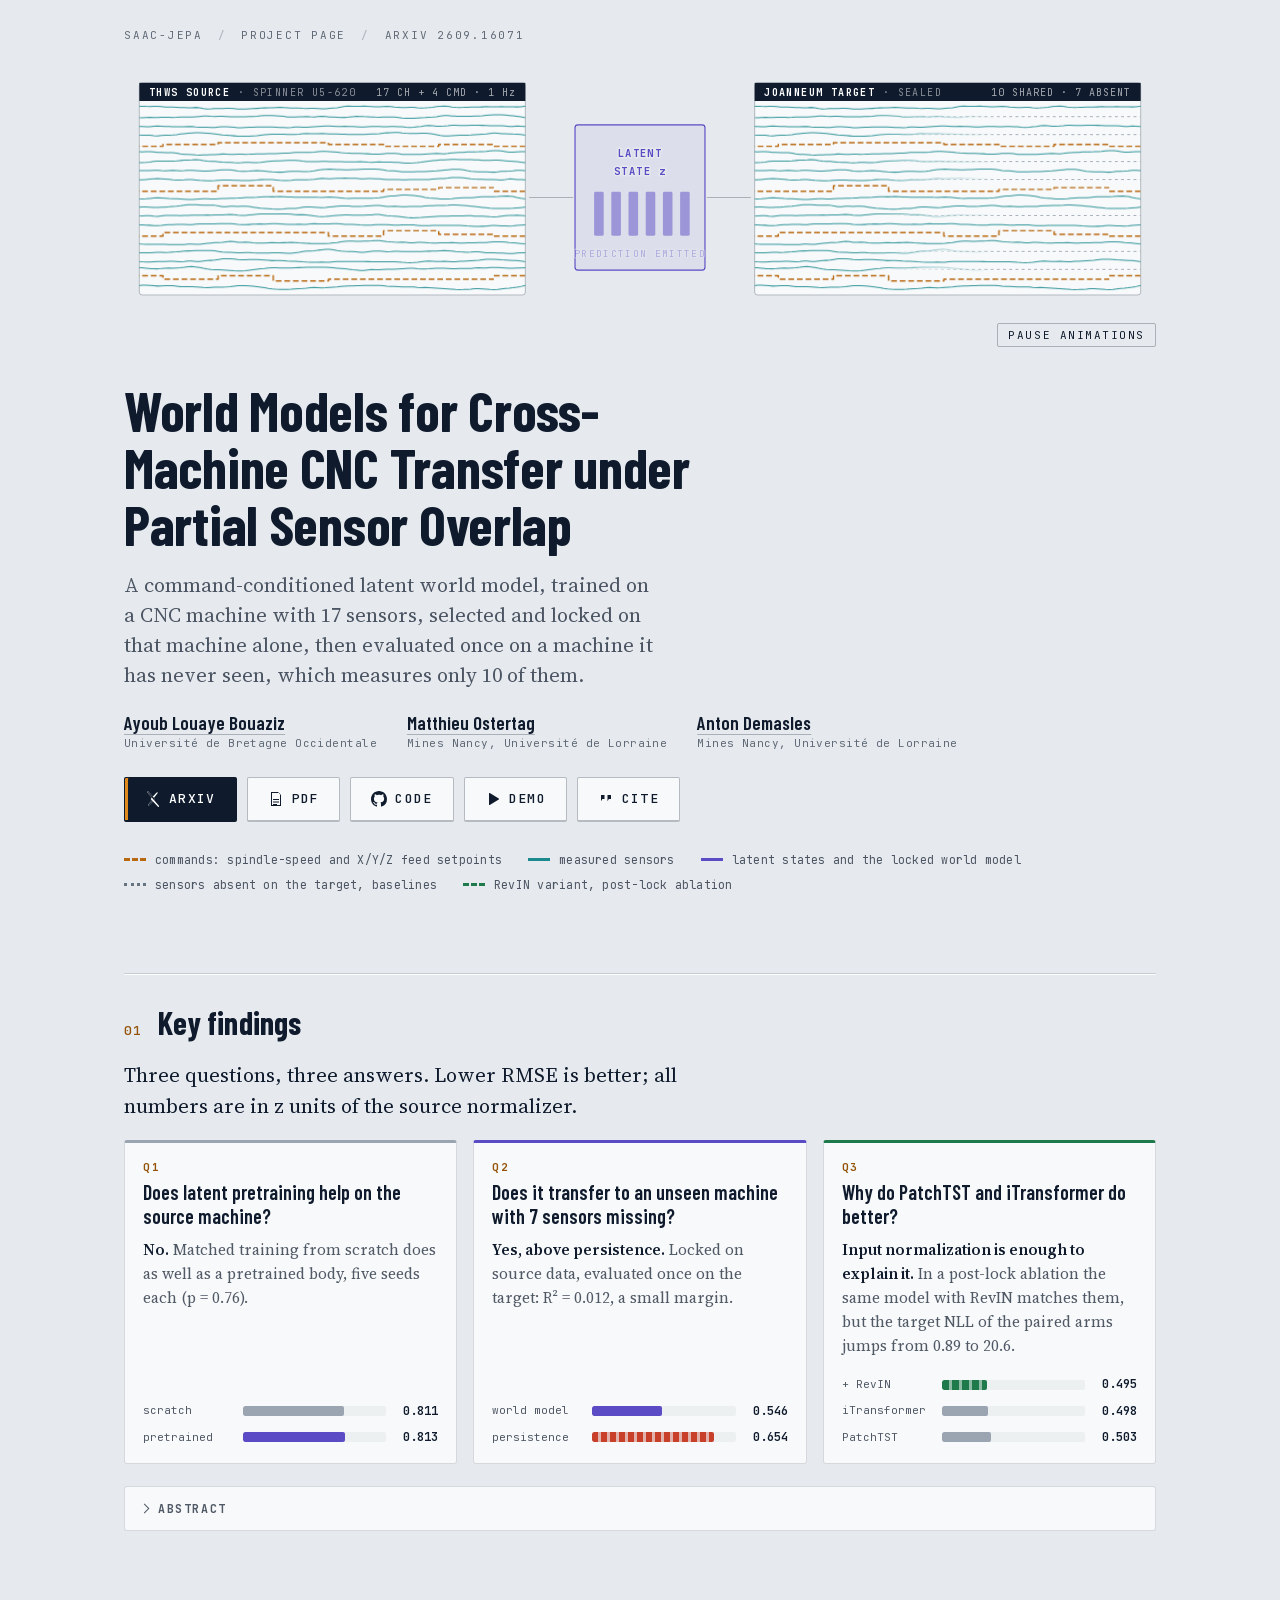
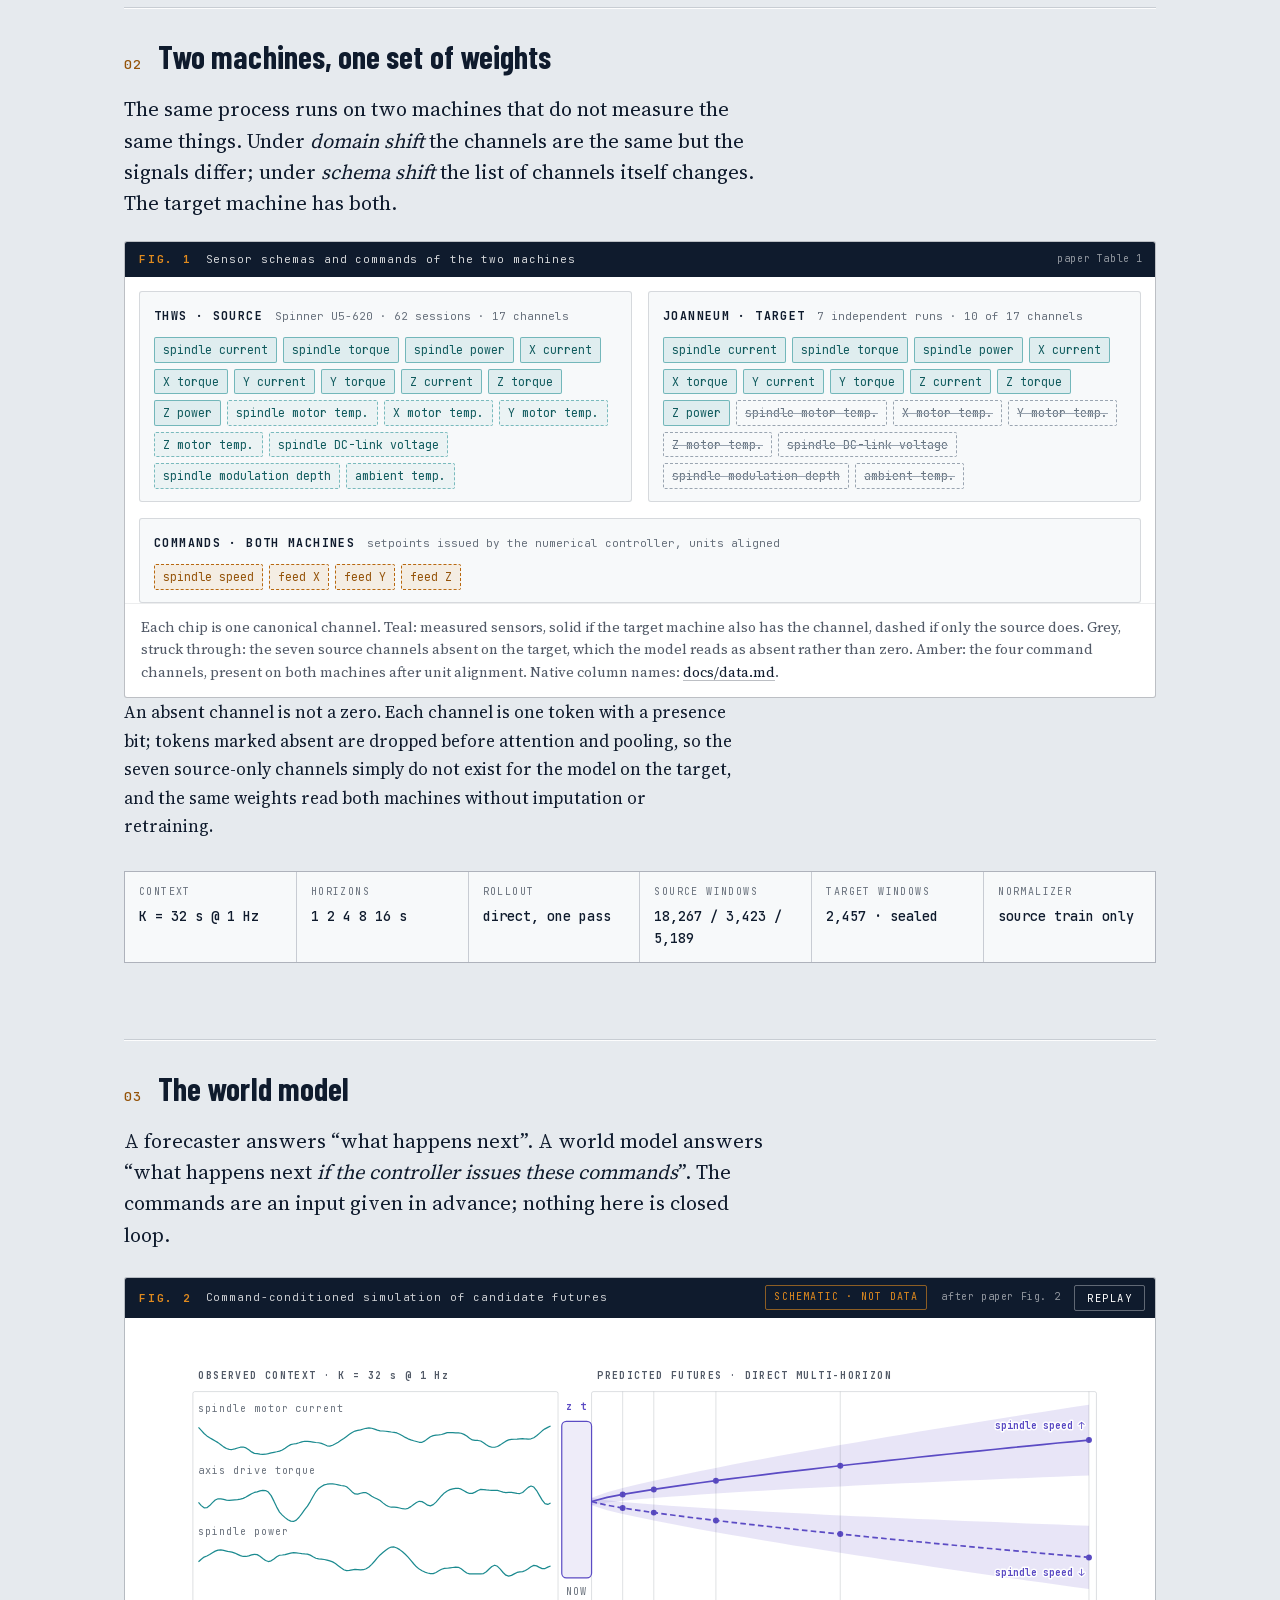
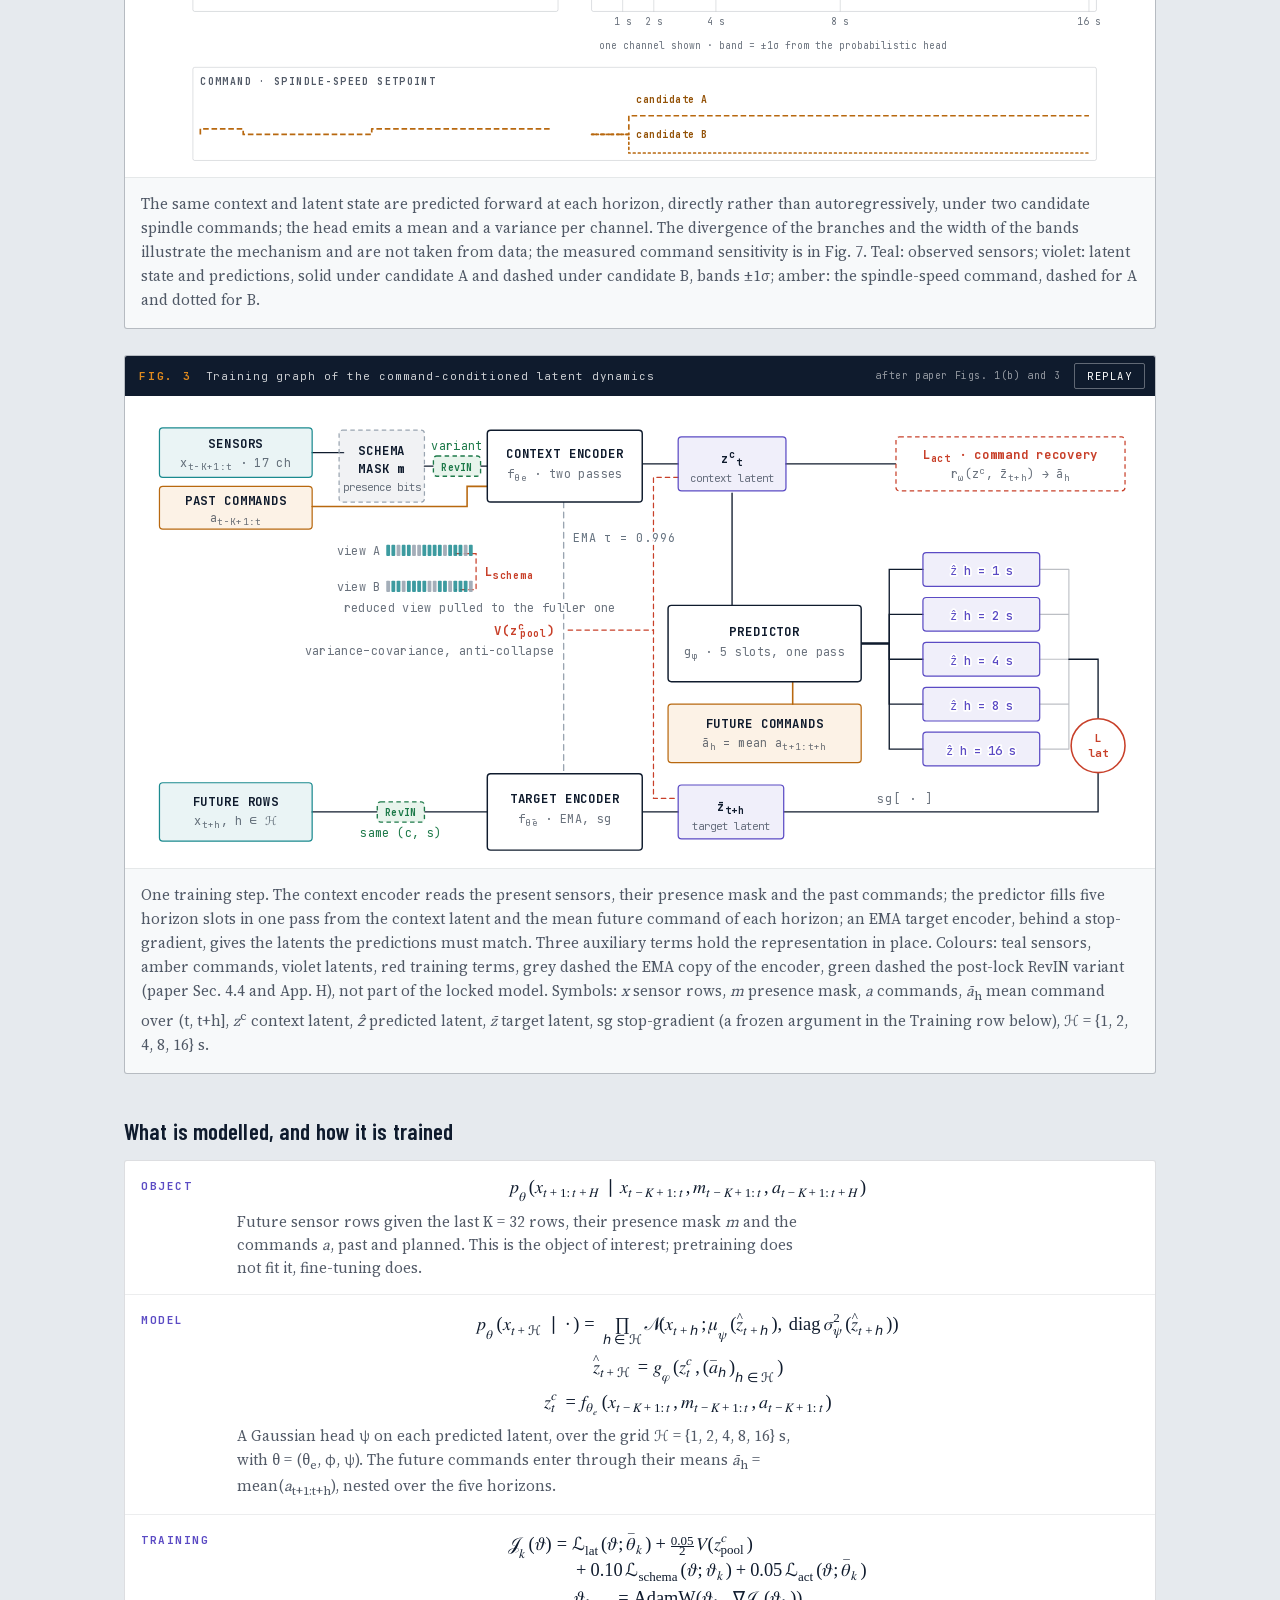
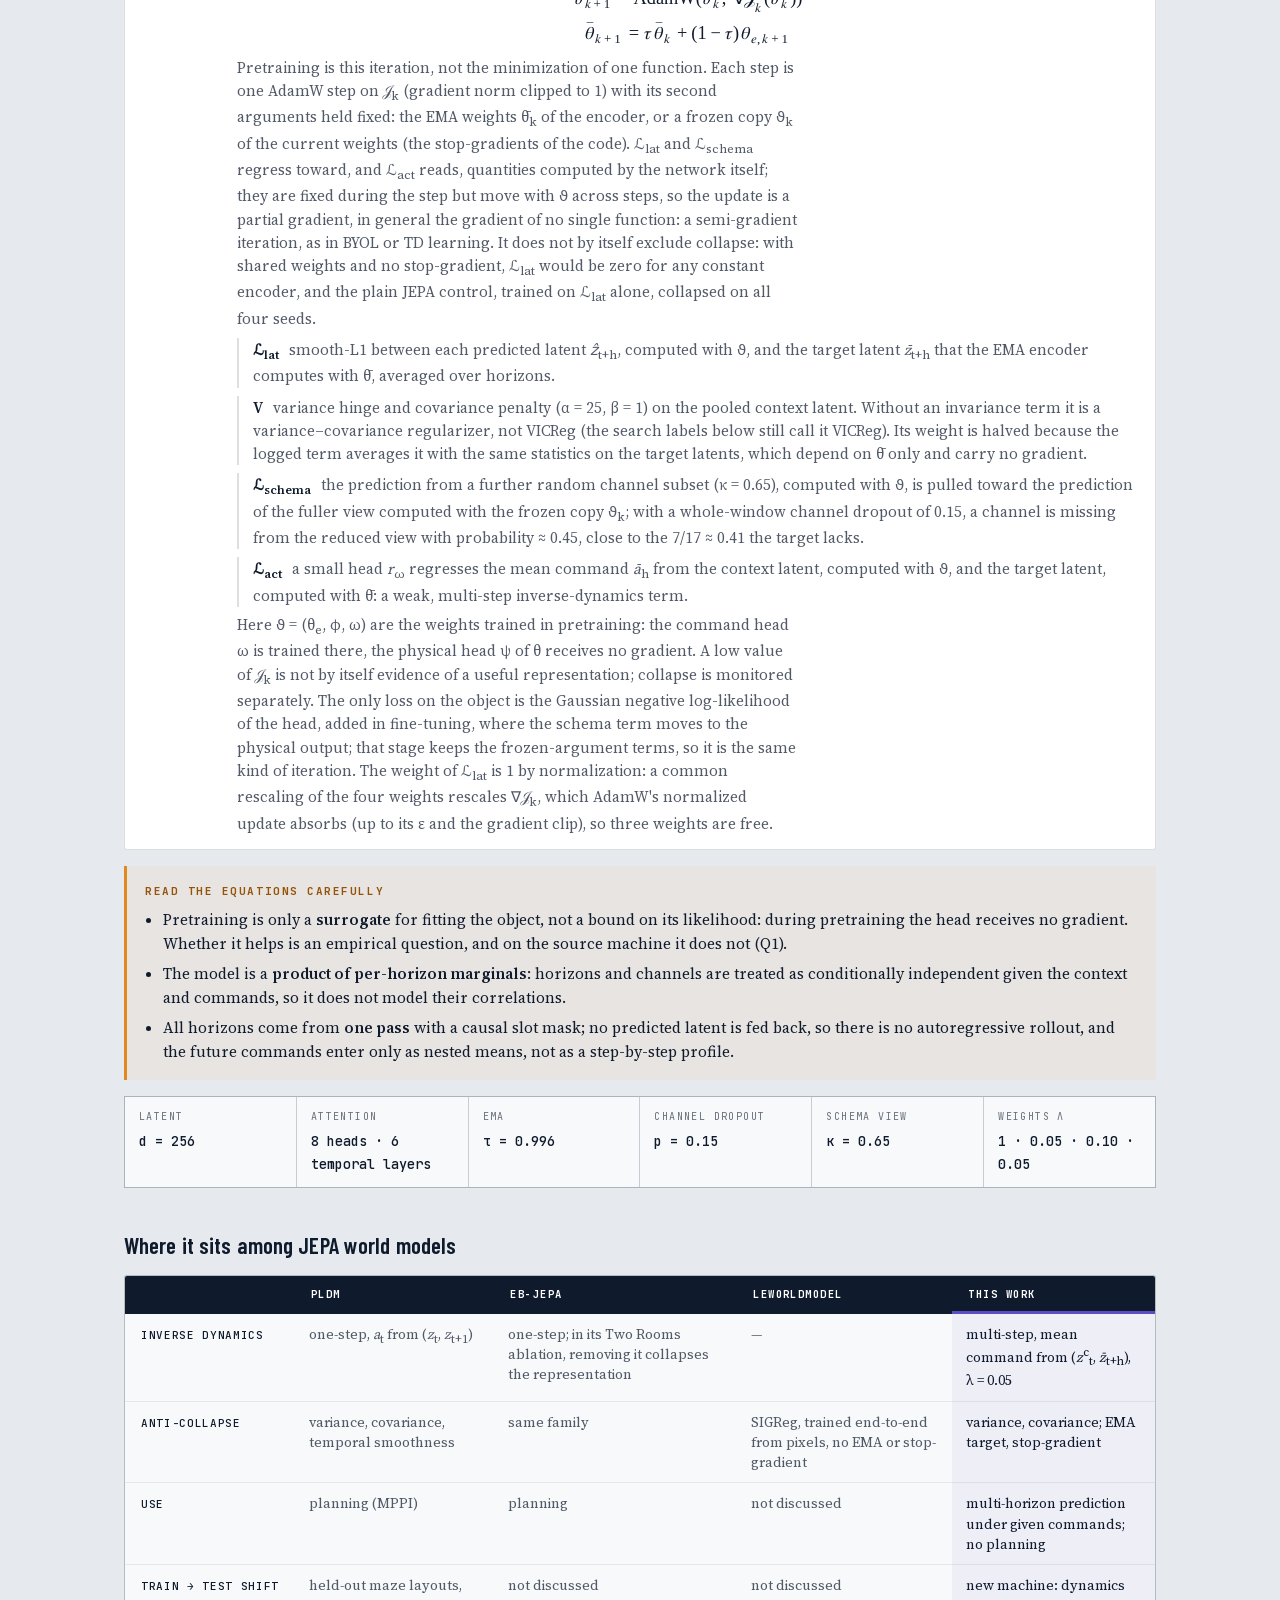
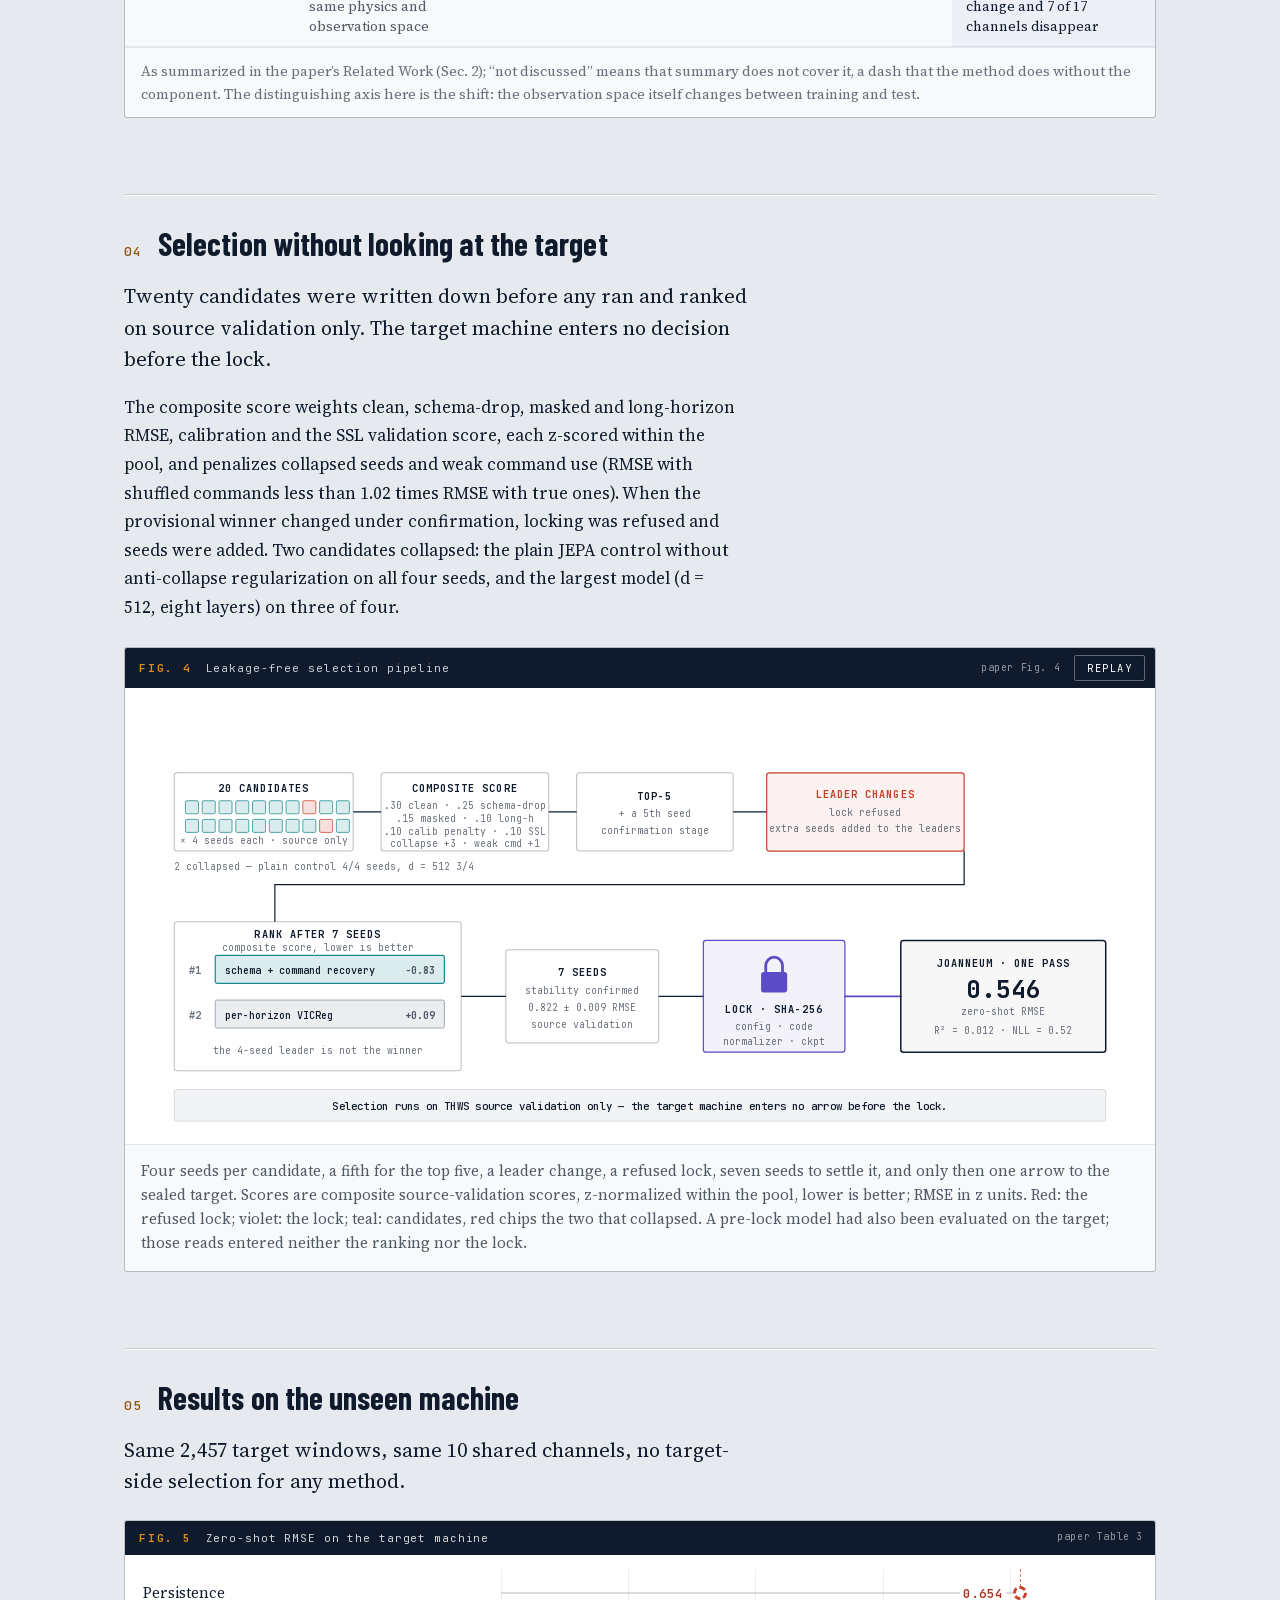
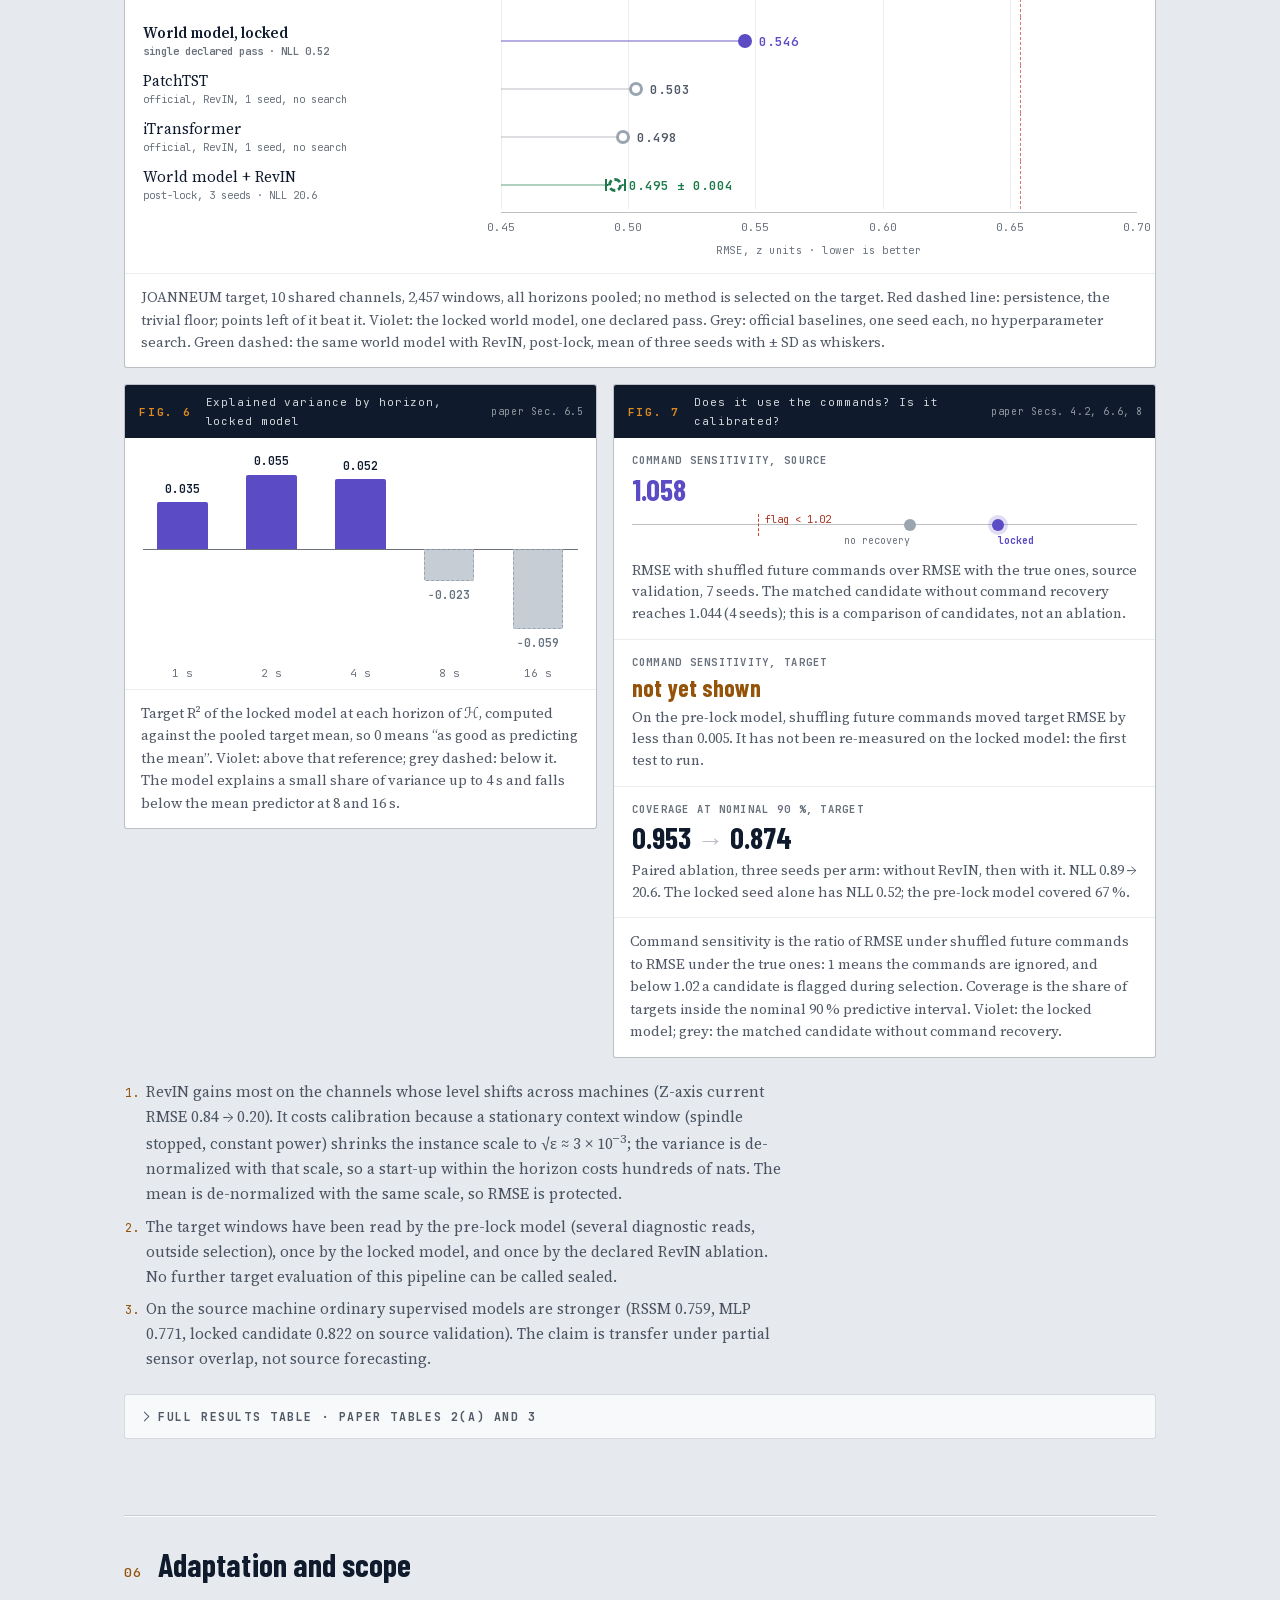
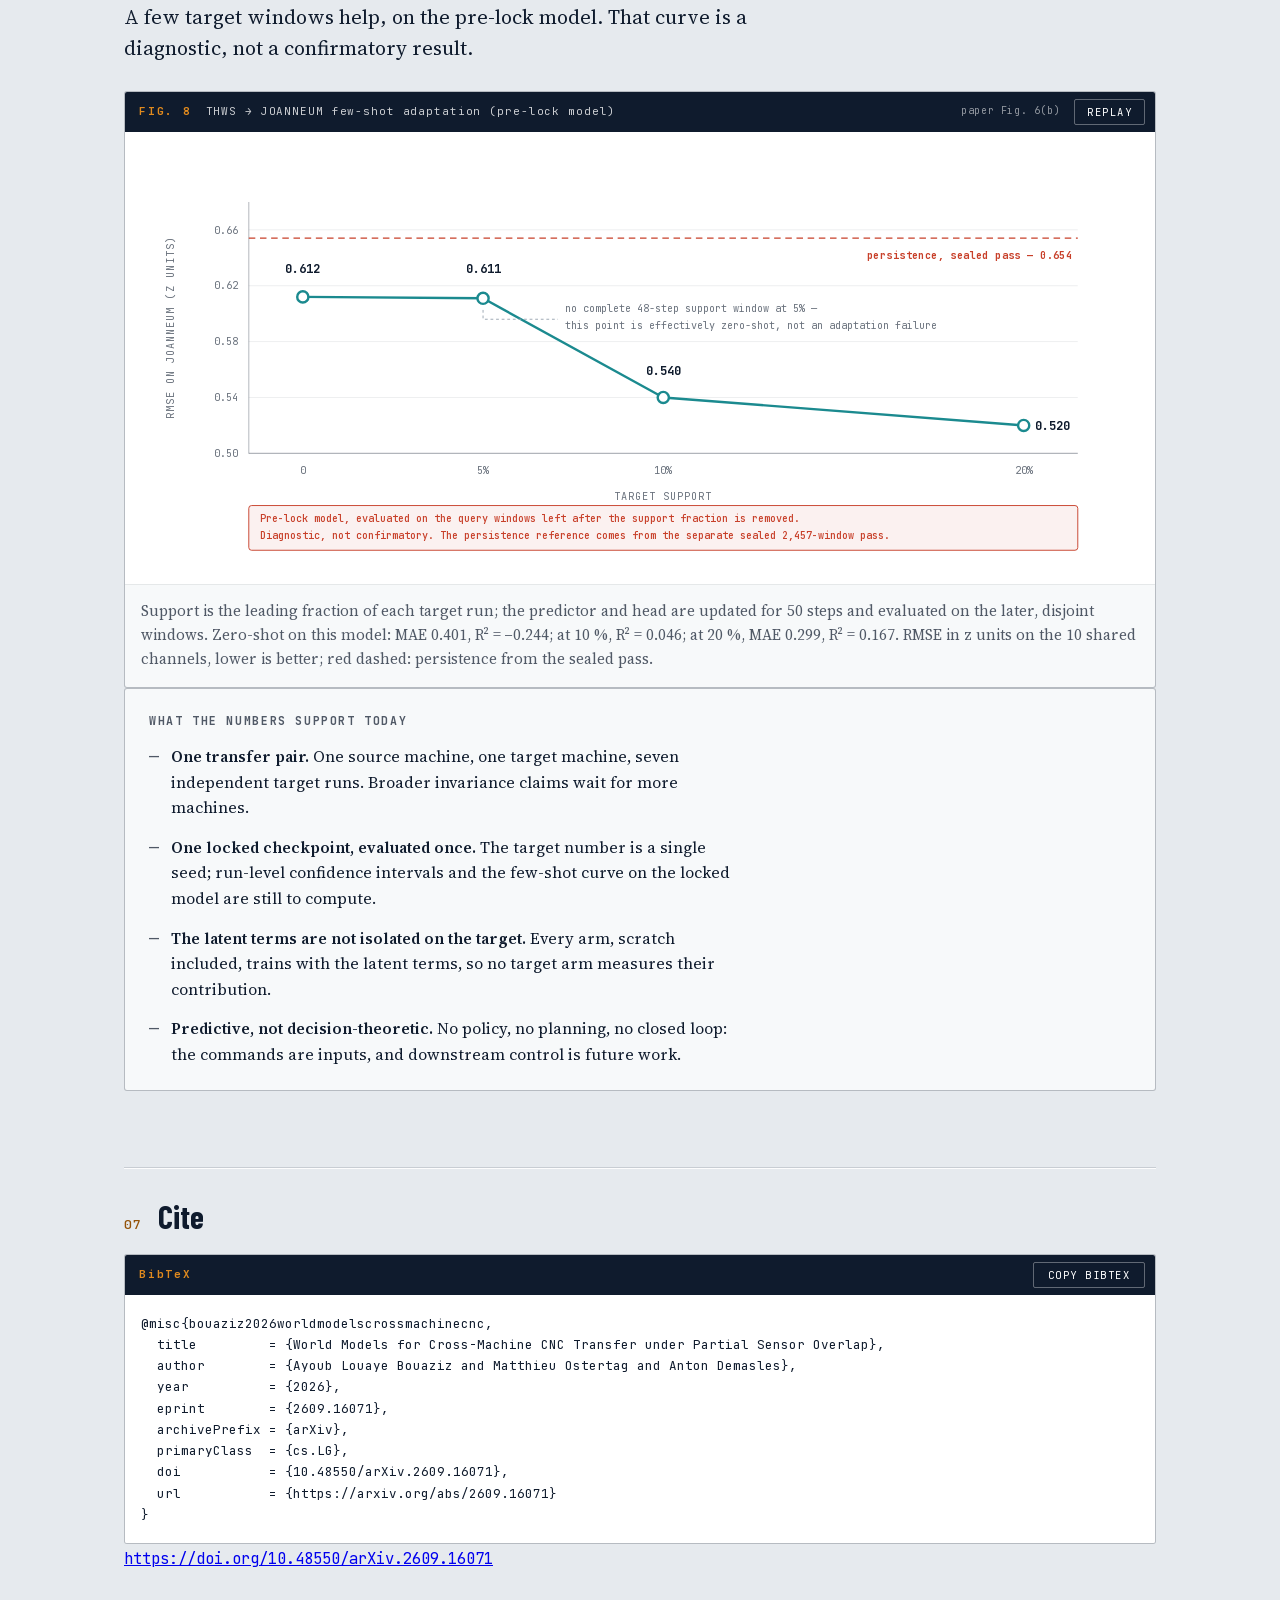
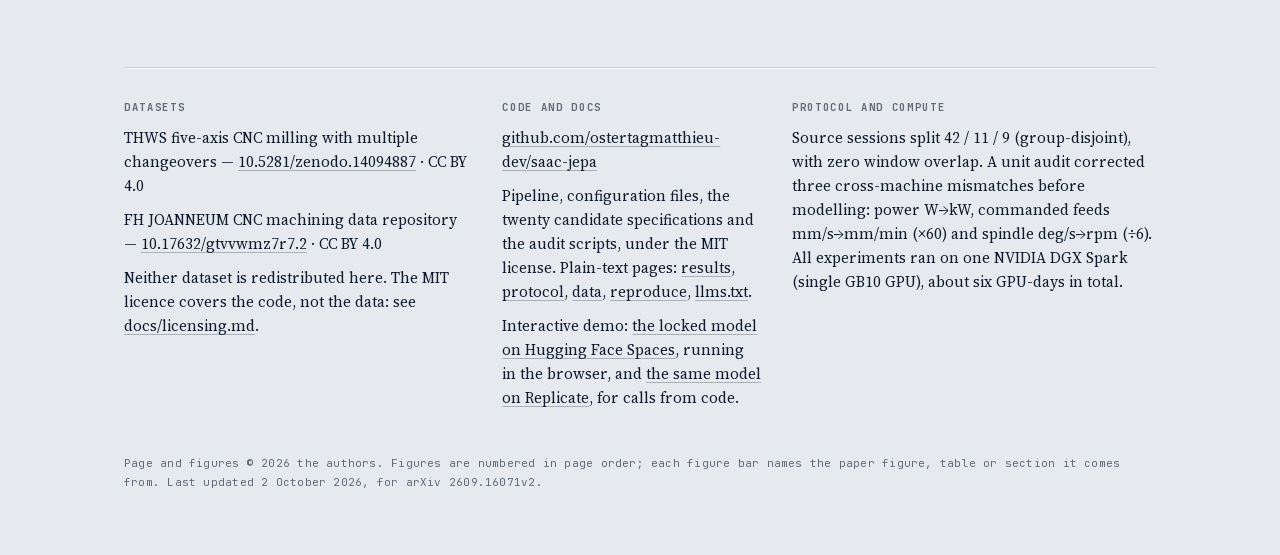
<file: docs/index.html>
<!doctype html>
<html lang="en">
<head>
<meta charset="utf-8">
<!-- build:csp -->
<meta http-equiv="Content-Security-Policy" content="default-src 'self'; script-src 'sha256-4K4YEQaUSiMRivVKZoi7Oq2GDiTUc/lOyGsuzGebqmU=' 'strict-dynamic' https: 'unsafe-inline'; style-src 'self' 'unsafe-inline'; img-src 'self'; font-src 'self'; connect-src 'self'; object-src 'none'; base-uri 'none'; form-action 'none'; require-trusted-types-for 'script'; trusted-types saac">
<!-- /build:csp -->
<meta name="viewport" content="width=device-width,initial-scale=1">
<title>World Models for Cross-Machine CNC Transfer · SAAC-JEPA</title>
<meta name="description" content="Command-conditioned JEPA world model for CNC milling: trained on 17 sensors, tested zero-shot on an unseen machine sharing only 10. arXiv:2609.16071.">
<meta name="keywords" content="world model, JEPA, joint-embedding predictive architecture, latent dynamics, command-conditioned prediction, CNC machining, cross-machine transfer, domain shift, schema shift, partial sensor overlap, zero-shot transfer, VICReg, inverse dynamics, RevIN, industrial time series, multivariate forecasting">
<meta name="author" content="Ayoub Louaye Bouaziz, Matthieu Ostertag, Anton Demasles">
<meta name="robots" content="index,follow,max-image-preview:large,max-snippet:-1">
<meta name="theme-color" content="#0F1B2D">
<!-- Google Search Console ownership proof for the URL-prefix property https://ostertagmatthieu-dev.github.io/saac-jepa/ ; removing it unverifies the property. -->
<meta name="google-site-verification" content="F1VABGIbDV20T39u4Xei3S14fDGY10jc1vO_dndObAw">
<link rel="canonical" href="https://ostertagmatthieu-dev.github.io/saac-jepa/">
<link rel="alternate" type="application/pdf" href="https://ostertagmatthieu-dev.github.io/saac-jepa/paper.pdf" title="Preprint PDF">
<link rel="alternate" type="text/plain" href="https://ostertagmatthieu-dev.github.io/saac-jepa/llms.txt" title="Plain-text summary for language models">

<!-- ------------------------------ Open Graph ------------------------------ -->
<meta property="og:title" content="World Models for Cross-Machine CNC Transfer · SAAC-JEPA">
<meta property="og:description" content="A command-conditioned latent world model trained on one CNC machine and evaluated zero-shot, once, on another machine that measures only 10 of its 17 sensors.">
<meta property="og:type" content="article">
<meta property="og:url" content="https://ostertagmatthieu-dev.github.io/saac-jepa/">
<meta property="og:site_name" content="SAAC-JEPA">
<meta property="og:locale" content="en_US">
<meta property="og:image" content="https://ostertagmatthieu-dev.github.io/saac-jepa/og.png">
<meta property="og:image:width" content="1200">
<meta property="og:image:height" content="630">
<meta property="og:image:alt" content="Project page card: a two-panel machine strip showing a 17-channel THWS source machine, a latent state, and a JOANNEUM target machine where 7 of the channels are absent.">
<meta property="article:published_time" content="2026-09-13T15:10:06Z">
<meta property="article:modified_time" content="2026-10-02T00:00:00Z">
<meta property="article:section" content="Machine Learning">
<meta property="article:tag" content="world models">
<meta property="article:tag" content="JEPA">
<meta property="article:tag" content="CNC machining">
<meta property="article:tag" content="transfer learning">

<!-- -------------------------------- Twitter ------------------------------- -->
<meta name="twitter:card" content="summary_large_image">
<meta name="twitter:title" content="World Models for Cross-Machine CNC Transfer · SAAC-JEPA">
<meta name="twitter:description" content="A command-conditioned latent world model trained on one CNC machine and evaluated zero-shot, once, on another machine that measures only 10 of its 17 sensors.">
<meta name="twitter:image" content="https://ostertagmatthieu-dev.github.io/saac-jepa/og.png">
<meta name="twitter:image:alt" content="A 17-channel source machine, a latent state, and a target machine where 7 of the channels are absent.">

<!-- --------------------------- Google Scholar ----------------------------- -->
<meta name="citation_arxiv_id" content="2609.16071">
<meta name="citation_doi" content="10.48550/arXiv.2609.16071">
<meta name="citation_title" content="World Models for Cross-Machine CNC Transfer under Partial Sensor Overlap">
<meta name="citation_author" content="Bouaziz, Ayoub Louaye">
<meta name="citation_author_institution" content="Université de Bretagne Occidentale">
<meta name="citation_author_orcid" content="0009-0008-9074-0374">
<meta name="citation_author" content="Ostertag, Matthieu">
<meta name="citation_author_institution" content="Mines Nancy, Université de Lorraine">
<meta name="citation_author_orcid" content="0009-0002-3829-0536">
<meta name="citation_author" content="Demasles, Anton">
<meta name="citation_author_institution" content="Mines Nancy, Université de Lorraine">
<meta name="citation_author_orcid" content="0009-0008-0640-6622">
<meta name="citation_publication_date" content="2026/09/13">
<meta name="citation_online_date" content="2026/09/13">
<meta name="citation_technical_report_institution" content="arXiv">
<meta name="citation_abstract_html_url" content="https://arxiv.org/abs/2609.16071">
<meta name="citation_pdf_url" content="https://ostertagmatthieu-dev.github.io/saac-jepa/paper.pdf">
<meta name="citation_keywords" content="world model; JEPA; CNC machining; cross-machine transfer; partial sensor overlap; schema shift">
<meta name="citation_language" content="en">

<link rel="icon" href="favicon.svg" type="image/svg+xml">
<link rel="icon" href="favicon-32.png" sizes="32x32" type="image/png">
<link rel="apple-touch-icon" href="apple-touch-icon.png">

<!-- build:css -->
<link rel="preload" href="fonts/saac-display-700.woff2" as="font" type="font/woff2" crossorigin>
<link rel="preload" href="fonts/saac-serif.woff2" as="font" type="font/woff2" crossorigin>
<style>@font-face{font-family:"SAAC Display";font-style:normal;font-weight:600;font-display:swap;src:url("fonts/saac-display-600.woff2") format("woff2");unicode-range:U+20-7E,U+A0-101,U+304,U+3A9,U+2010,U+2013-2014,U+2018-201A,U+201C-201E,U+2020-2022,U+2026,U+2030,U+2032-2033,U+2039-203A,U+2212,U+221A,U+2248}@font-face{font-family:"SAAC Display";font-style:normal;font-weight:700;font-display:swap;src:url("fonts/saac-display-700.woff2") format("woff2");unicode-range:U+20-7E,U+A0-101,U+304,U+3A9,U+2010,U+2013-2014,U+2018-201A,U+201C-201E,U+2020-2022,U+2026,U+2030,U+2032-2033,U+2039-203A,U+2212,U+221A,U+2248}@font-face{font-family:"SAAC Serif";font-style:normal;font-weight:400 600;font-display:swap;src:url("fonts/saac-serif.woff2") format("woff2");unicode-range:U+20-7E,U+A0-101,U+304,U+391-392,U+395,U+398,U+39A-39B,U+3A3-3A4,U+3A6,U+3A8-3A9,U+3B1-3B2,U+3B5,U+3B8,U+3BA-3BB,U+3C3-3C4,U+3C6,U+3C8-3C9,U+2010,U+2012-2015,U+2018-201A,U+201C-201E,U+2020-2022,U+2025-2026,U+2030,U+2032-2033,U+2039-203A,U+2190-2193,U+2212,U+221A,U+2248}@font-face{font-family:"SAAC Mono";font-style:normal;font-weight:400 700;font-display:swap;src:url("fonts/saac-mono.woff2") format("woff2");unicode-range:U+20-7E,U+A0-101,U+304,U+391-392,U+395,U+398,U+39A-39B,U+3A3-3A4,U+3A6,U+3A8-3A9,U+3B1-3C9,U+2010,U+2013-2014,U+2018-201A,U+201C-201E,U+2020-2022,U+2024,U+2026,U+2030,U+2032-2033,U+2039-203A,U+2190-2193,U+2208,U+220B,U+2212,U+221A,U+2248}@font-face{font-family:"SAAC Display Fallback";font-style:normal;font-weight:600;src:local("Arial Narrow Bold"),local("ArialNarrow-Bold"),local("Liberation Sans Narrow Bold"),local("LiberationSansNarrow-Bold");size-adjust:89.88%;ascent-override:111.27%;descent-override:22.25%;line-gap-override:0%}@font-face{font-family:"SAAC Display Fallback";font-style:normal;font-weight:700;src:local("Arial Narrow Bold"),local("ArialNarrow-Bold"),local("Liberation Sans Narrow Bold"),local("LiberationSansNarrow-Bold");size-adjust:92.03%;ascent-override:108.66%;descent-override:21.73%;line-gap-override:0%}@font-face{font-family:"SAAC Display Fallback Wide";font-style:normal;font-weight:600;src:local("Arial Bold"),local("Arial-BoldMT"),local("Arimo Bold"),local("Arimo-Bold"),local("Liberation Sans Bold"),local("LiberationSans-Bold");size-adjust:73.71%;ascent-override:135.67%;descent-override:27.13%;line-gap-override:0%}@font-face{font-family:"SAAC Display Fallback Wide";font-style:normal;font-weight:700;src:local("Arial Bold"),local("Arial-BoldMT"),local("Arimo Bold"),local("Arimo-Bold"),local("Liberation Sans Bold"),local("LiberationSans-Bold");size-adjust:75.48%;ascent-override:132.49%;descent-override:26.50%;line-gap-override:0%}@font-face{font-family:"SAAC Serif Fallback";font-style:normal;font-weight:400;src:local("Times New Roman"),local("TimesNewRomanPSMT"),local("Tinos Regular"),local("Tinos-Regular"),local("Liberation Serif"),local("LiberationSerif");size-adjust:113.21%;ascent-override:91.51%;descent-override:29.59%;line-gap-override:0%}@font-face{font-family:"SAAC Serif Fallback";font-style:normal;font-weight:500;src:local("Times New Roman"),local("TimesNewRomanPSMT"),local("Tinos Regular"),local("Tinos-Regular"),local("Liberation Serif"),local("LiberationSerif");size-adjust:114.11%;ascent-override:90.79%;descent-override:29.36%;line-gap-override:0%}@font-face{font-family:"SAAC Serif Fallback";font-style:normal;font-weight:600 700;src:local("Times New Roman Bold"),local("TimesNewRomanPS-BoldMT"),local("Tinos Bold"),local("Tinos-Bold"),local("Liberation Serif Bold"),local("LiberationSerif-Bold");size-adjust:108.24%;ascent-override:95.71%;descent-override:30.95%;line-gap-override:0%}@font-face{font-family:"SAAC Mono Fallback";font-style:normal;font-weight:400 500;src:local("Menlo Regular"),local("Menlo-Regular"),local("DejaVu Sans Mono"),local("DejaVuSansMono");size-adjust:99.60%;ascent-override:102.40%;descent-override:30.12%;line-gap-override:0%}@font-face{font-family:"SAAC Mono Fallback";font-style:normal;font-weight:600 700;src:local("Menlo Bold"),local("Menlo-Bold"),local("DejaVu Sans Mono Bold"),local("DejaVuSansMono-Bold");size-adjust:99.60%;ascent-override:102.40%;descent-override:30.12%;line-gap-override:0%}@font-face{font-family:"SAAC Mono Fallback Courier";font-style:normal;font-weight:400 500;src:local("Courier New"),local("CourierNewPSMT"),local("Cousine Regular"),local("Cousine-Regular"),local("Liberation Mono"),local("LiberationMono");size-adjust:99.98%;ascent-override:102.02%;descent-override:30.00%;line-gap-override:0%}@font-face{font-family:"SAAC Mono Fallback Courier";font-style:normal;font-weight:600 700;src:local("Courier New Bold"),local("CourierNewPS-BoldMT"),local("Cousine Bold"),local("Cousine-Bold"),local("Liberation Mono Bold"),local("LiberationMono-Bold");size-adjust:99.98%;ascent-override:102.02%;descent-override:30.00%;line-gap-override:0%}:root{--display:"SAAC Display","SAAC Display Fallback","SAAC Display Fallback Wide",system-ui,sans-serif;--serif:"SAAC Serif","SAAC Serif Fallback",Georgia,serif;--mono:"SAAC Mono","SAAC Mono Fallback","SAAC Mono Fallback Courier",ui-monospace,monospace}
:root{--alu:#E6EAEE;--panel:#F7F9FA;--ink:#0F1B2D;--amber:#E08A1E;--teal:#1B8A8F;--violet:#5B4BC4;--absent:#9AA5B1;--alert:#C8402A;--green:#1E7A4A;--amber-ink:#945309;--amber-stroke:#B8680F;--absent-ink:#667380;--alert-ink:#A8321F;--ink-04:rgba(15,27,45,.04);--ink-08:rgba(15,27,45,.08);--ink-14:rgba(15,27,45,.14);--ink-28:rgba(15,27,45,.28);--ink-56:rgba(15,27,45,.62);--ink-72:rgba(15,27,45,.72);--s-hero:56px;--s-head:32px;--s-lede:20px;--s-body:17px;--s-util:14px;--wrap:1080px}*,*::before,*::after{box-sizing:border-box}html{-webkit-text-size-adjust:100%}body{margin:0;background:var(--alu);color:var(--ink);font-family:var(--serif);font-size:var(--s-body);line-height:1.68;-webkit-font-smoothing:antialiased}.wrap{max-width:var(--wrap);margin:0 auto;padding:0 24px}.skiplink{position:absolute;left:-9999px;top:0;background:var(--ink);color:#fff;padding:10px 16px;font-family:var(--mono);font-size:13px;z-index:20}.skiplink:focus{left:0}:focus-visible{outline:2px solid var(--violet);outline-offset:3px}[data-scroll-region]:focus-visible{outline-offset:-2px}.mono{font-family:var(--mono);font-size:.92em;font-variant-ligatures:none}.vh{position:absolute;width:1px;height:1px;margin:-1px;padding:0;overflow:hidden;clip:rect(0 0 0 0);clip-path:inset(50%);white-space:nowrap;border:0}.link{color:var(--ink);text-decoration:underline;text-decoration-color:var(--ink-28);text-underline-offset:3px}.link:hover{text-decoration-color:var(--amber)}.masthead{padding:26px 0 8px}.masthead__eyebrow{font-family:var(--mono);font-size:11px;letter-spacing:.16em;text-transform:uppercase;color:var(--ink-56);margin:0 0 14px}.masthead__sep{color:var(--ink-28);padding:0 6px}.masthead__title{font-family:var(--display);font-weight:700;font-size:var(--s-hero);line-height:1.02;letter-spacing:-.005em;margin:34px 0 0;max-width:22ch;text-wrap:balance}@media(max-width:900px){.masthead__title{font-size:clamp(30px,6.4vw,52px);max-width:none}}.masthead__deck{font-size:var(--s-lede);line-height:1.5;margin:18px 0 0;max-width:54ch;color:var(--ink-72);text-wrap:pretty}.masthead__authors{display:flex;flex-wrap:wrap;gap:8px 30px;margin:22px 0 0;padding:0}.masthead__author{display:block;font-family:var(--display);font-weight:600;font-size:19px;line-height:1.2}.masthead__mail{color:inherit;text-decoration:underline;text-decoration-color:var(--ink-28);text-underline-offset:4px;text-decoration-thickness:1px}.masthead__mail:hover{text-decoration-color:var(--amber-stroke)}.masthead__aff{display:block;font-family:var(--mono);font-size:11px;font-weight:400;letter-spacing:.04em;color:var(--ink-56);line-height:1.5}.btnrow{display:flex;flex-wrap:wrap;gap:10px;margin:26px 0 0;padding:0}.btn{display:inline-flex;align-items:center;gap:8px;font-family:var(--mono);font-size:13px;font-weight:500;letter-spacing:.1em;text-transform:uppercase;text-decoration:none;color:var(--ink);background:var(--panel);border:1px solid var(--ink-28);border-bottom-width:2px;padding:10px 20px;border-radius:2px}.btn__icon{width:16px;height:16px;flex:none;display:block}.btn:hover{background:#fff;border-color:var(--ink-56)}.btn:active{transform:translateY(1px);border-bottom-width:1px}.btn--primary{background:var(--ink);color:#fff;border-color:var(--ink);box-shadow:inset 3px 0 0 var(--amber)}.btn--primary:hover{background:#1b2f4d;border-color:#1b2f4d}.legend{display:flex;flex-wrap:wrap;gap:6px 26px;list-style:none;margin:28px 0 6px;padding:0}.legend__item{display:flex;align-items:center;gap:9px;font-family:var(--mono);font-size:11.5px;letter-spacing:.02em;color:var(--ink-72)}.legend__swatch{width:22px;height:0;border-top:3px solid var(--ink);flex:none}.legend__swatch--act{border-top-style:dashed;border-color:var(--amber-stroke)}.legend__swatch--obs{border-color:var(--teal)}.legend__swatch--lat{border-color:var(--violet)}.legend__swatch--abs{border-top-style:dotted;border-color:var(--absent-ink)}.legend__swatch--norm{border-top-style:dashed;border-color:var(--green)}.strip{margin:0;padding:0}.strip__scroll{display:block}.strip__svg{display:block;width:100%;height:auto}.strip__panel{fill:var(--panel);stroke:var(--ink-28);stroke-width:1}.strip__panelhead{fill:var(--ink)}.strip__title{font-family:var(--mono);font-size:10.5px;font-weight:700;letter-spacing:.14em;fill:#fff}.strip__titledim{fill:rgba(255,255,255,.5);font-weight:400}.strip__meta{font-family:var(--mono);font-size:10.5px;letter-spacing:.1em;fill:rgba(255,255,255,.62)}.strip__trace{fill:none;stroke:var(--teal);stroke-width:1.05;stroke-linejoin:round;opacity:.9}.strip__trace--act{stroke:var(--amber-stroke);stroke-width:1.5;stroke-dasharray:6 3;opacity:1}.strip__trace--flat{stroke:var(--absent);stroke-width:1;stroke-dasharray:3 3.5}.strip__wire{fill:none;stroke:var(--ink-28);stroke-width:1.2}.strip__latent{fill:rgba(91,75,196,.07);stroke:var(--violet);stroke-width:1.2}.strip__field{stroke:none}.strip__latentpulse{fill:none;stroke:var(--violet);stroke-width:1.2;opacity:0;transform-box:fill-box;transform-origin:50% 50%;animation:latentRing 2.6s ease-out infinite}.strip__latentlabel{font-family:var(--mono);font-size:11px;font-weight:700;letter-spacing:.14em;fill:var(--violet)}.strip__emit{font-family:var(--mono);font-size:10px;letter-spacing:.14em;fill:var(--violet);opacity:.35;animation:emitBlink 2.6s ease-in-out infinite}.strip__bars rect{fill:var(--violet);opacity:.5;transform-box:fill-box;transform-origin:50% 100%;animation:barPump 2.6s ease-in-out infinite}.strip__bars rect:nth-child(2){animation-delay:.12s}.strip__bars rect:nth-child(3){animation-delay:.24s}.strip__bars rect:nth-child(4){animation-delay:.36s}.strip__bars rect:nth-child(5){animation-delay:.48s}.strip__bars rect:nth-child(6){animation-delay:.6s}.strip.is-paused *{animation-play-state:paused}.motion-paused .strip *{animation-play-state:paused}.motion{display:block;margin:8px 0 0 auto;min-height:24px;padding:4px 10px;font-family:var(--mono);font-size:11px;letter-spacing:.14em;text-transform:uppercase;color:var(--ink);background:transparent;border:1px solid var(--ink-28);border-radius:2px;cursor:pointer}.motion:hover{background:var(--ink-08);border-color:var(--ink-56)}.motion[aria-pressed="true"]{background:var(--ink);color:#fff;border-color:var(--ink)}.motion[aria-pressed="true"]:hover{background:#1b2f4d;border-color:#1b2f4d}.motion[hidden]{display:none}@keyframes latentRing{0%{opacity:.55;transform:scale(1)}70%,100%{opacity:0;transform:scale(1.04)}}@keyframes emitBlink{0%{opacity:1}30%,100%{opacity:.28}}.strip__packet{fill:var(--violet);opacity:0}.strip__packet--in{animation:packetIn 2.6s cubic-bezier(.5,0,.8,.6) infinite}.strip__packet--out{fill:var(--teal);animation:packetOut 2.6s cubic-bezier(.2,.4,.5,1) infinite}@keyframes packetIn{0%,55%{opacity:0;transform:translateX(0)}62%{opacity:1}97%{opacity:1;transform:translateX(44px)}100%{opacity:0;transform:translateX(46px)}}@keyframes packetOut{0%{opacity:0;transform:translateX(0)}6%{opacity:1}38%{opacity:1;transform:translateX(44px)}42%,100%{opacity:0;transform:translateX(46px)}}@keyframes barPump{0%,100%{transform:scaleY(.35)}45%{transform:scaleY(1)}}.sec{padding:0 0 12px}.rule{border:0;height:2px;margin:64px 0 30px;background:linear-gradient(to bottom,var(--ink-14) 0 1px,rgba(255,255,255,.9) 1px 2px)}.sec__head{font-family:var(--display);font-weight:700;font-size:var(--s-head);line-height:1.1;margin:0 0 20px;display:flex;align-items:baseline;gap:16px;letter-spacing:.002em}.sec__num{font-family:var(--mono);font-size:13px;font-weight:500;color:var(--amber-ink);letter-spacing:.08em;flex:none}.lede{font-size:var(--s-lede);line-height:1.56;margin:0 0 18px;max-width:64ch}.body{margin:0 0 18px;max-width:68ch}.body strong{font-weight:600}.facts{display:grid;grid-template-columns:repeat(6,1fr);gap:1px;background:var(--ink-14);border:1px solid var(--ink-14);margin:30px 0 0;padding:0}@media(max-width:820px){.facts{grid-template-columns:repeat(3,1fr)}}@media(max-width:480px){.facts{grid-template-columns:repeat(2,1fr)}}.facts__cell{background:var(--panel);padding:12px 14px}.facts__k{font-family:var(--mono);font-size:10px;letter-spacing:.14em;text-transform:uppercase;color:var(--ink-56);margin:0}.facts__v{font-family:var(--mono);font-size:13.5px;font-weight:500;margin:4px 0 0}.panel{margin:26px 0 0;padding:0;border:1px solid var(--ink-28);background:var(--panel);border-radius:3px;overflow:hidden}.panel__bar{display:flex;align-items:center;gap:14px;background:var(--ink);padding:7px 10px 7px 14px}.panel__id{font-family:var(--mono);font-size:11px;font-weight:700;letter-spacing:.16em;color:var(--amber)}.panel__name{font-family:var(--mono);font-size:11px;letter-spacing:.08em;color:rgba(255,255,255,.78);flex:1;min-width:0;line-height:1.4}.panel__src{font-family:var(--mono);font-size:10px;letter-spacing:.06em;color:rgba(255,255,255,.55);flex:none;white-space:nowrap}@media(max-width:560px){.panel__bar,.chart__bar{flex-wrap:wrap;row-gap:4px}.panel__src{order:3;flex-basis:100%}}.panel__replay{font-family:var(--mono);font-size:10.5px;letter-spacing:.14em;text-transform:uppercase;color:#fff;background:transparent;border:1px solid rgba(255,255,255,.34);padding:5px 12px;border-radius:2px;cursor:pointer;flex:none}.panel__replay:hover{background:rgba(255,255,255,.12);border-color:rgba(255,255,255,.7)}.panel__replay:focus-visible{outline:2px solid var(--amber);outline-offset:2px}.panel__body{padding:14px 12px 4px;background:#fff}.panel__body svg{display:block;width:100%;height:auto}.panel__cap{margin:0;padding:14px 16px 16px;font-size:15px;line-height:1.6;color:var(--ink-72);border-top:1px solid var(--ink-08)}.panel__cap strong{color:var(--ink);font-weight:600}.f1__sub--free,.f1__loss,.f1__tag,.f1__chip,.f2__note,.f2__lab,.f2__actlab,.f2__predlab,.f2__latlab,.f2__htick,.f3__sub--free,.f5__note,.f5__ytick,.f5__xtick,.f5__val,.f5__reflab{paint-order:stroke;stroke:#fff;stroke-width:3px;stroke-linejoin:round;stroke-linecap:round}.strip__latentlabel,.strip__emit{paint-order:stroke;stroke:var(--alu);stroke-width:3px;stroke-linejoin:round;stroke-linecap:round}.anim-in{opacity:1}.is-playing .anim-in{animation:svgIn .46s cubic-bezier(.2,.72,.3,1) var(--d,0s) backwards}@keyframes svgIn{from{opacity:0}}.anim-draw{stroke-dasharray:2400;stroke-dashoffset:0}.is-playing .anim-draw{animation:svgDraw .5s ease-out var(--d,0s) backwards}@keyframes svgDraw{from{stroke-dashoffset:2400}}.f1__box{fill:#fff;stroke:var(--ink-28);stroke-width:1.1}.f1__box--obs{fill:rgba(27,138,143,.09);stroke:var(--teal)}.f1__box--act{fill:rgba(224,138,30,.11);stroke:var(--amber-stroke)}.f1__box--lat{fill:rgba(91,75,196,.09);stroke:var(--violet)}.f1__box--mdl{fill:#fff;stroke:var(--ink);stroke-width:1.3}.f1__box--mask{fill:rgba(154,165,177,.14);stroke:var(--absent);stroke-dasharray:4 3}.f1__box--head{fill:#fff;stroke:var(--alert);stroke-dasharray:4 3}.f1__box--norm{fill:#E8F4EC;stroke:var(--green);stroke-dasharray:4 3;stroke-width:1.2}.f1__lab{font-family:var(--mono);font-size:11px;font-weight:700;letter-spacing:.07em;fill:var(--ink)}.f1__sub{font-family:var(--mono);font-size:10.5px;letter-spacing:.03em;fill:var(--ink-56)}.f1__chip{font-family:var(--mono);font-size:11px;font-weight:500;fill:var(--violet)}.f1__tag{font-family:var(--mono);font-size:10.5px;letter-spacing:.08em;fill:var(--ink-56)}.f1__tag--ema{fill:var(--absent-ink)}.f1__loss{font-family:var(--mono);font-size:11px;font-weight:700;letter-spacing:.06em;fill:var(--alert)}.f1__lossdot{fill:#fff;stroke:var(--alert);stroke-width:1.4}.f1__lossin{font-family:var(--mono);font-size:10px;font-weight:700;fill:var(--alert)}.f1__lab--norm{fill:var(--green);font-size:9px;letter-spacing:.03em}.f1__sub--norm{fill:var(--green)}.f1__link{fill:none;stroke:var(--ink);stroke-width:1.2;stroke-linecap:round}.f1__link--act{stroke:var(--amber-stroke);stroke-width:1.4}.f1__link--ema{stroke:var(--absent);stroke-width:1.2;stroke-dasharray:5 4}.f1__link--vic{stroke:var(--alert);stroke-width:1.1;stroke-dasharray:4 3.5}.f1__link--sch{stroke:var(--alert);stroke-width:1.1;stroke-dasharray:4 3.5}.f1__link--thin{stroke:var(--ink-28);stroke-width:1}.f1__cell{fill:var(--teal);opacity:.85}.f1__cell--off{fill:var(--absent);opacity:.9}.is-playing .f1__cell--off{animation:cellOff .3s steps(2,jump-none) var(--dc,0s) backwards}@keyframes cellOff{from{fill:var(--teal);opacity:.85}}.f2__panel{fill:#fff;stroke:var(--ink-14);stroke-width:1}.f2__ctxfield{fill:rgba(27,138,143,.05)}.f2__horfield{fill:rgba(91,75,196,.045)}.f2__obs{fill:none;stroke:var(--teal);stroke-width:1.3;stroke-linejoin:round}.f2__lab{font-family:var(--mono);font-size:11px;letter-spacing:.09em;fill:var(--ink-56)}.f2__head{font-family:var(--mono);font-size:10.5px;font-weight:700;letter-spacing:.14em;fill:var(--ink-72)}.f2__latbox{fill:rgba(91,75,196,.1);stroke:var(--violet);stroke-width:1.3}.f2__latlab{font-family:var(--mono);font-size:11px;font-weight:700;letter-spacing:.08em;fill:var(--violet)}.f2__act{fill:none;stroke:var(--amber-stroke);stroke-width:1.8;stroke-dasharray:6 3;stroke-linejoin:round}.f2__act--b{stroke-dasharray:2 3.4;stroke-linecap:round}.f2__actlab{font-family:var(--mono);font-size:10.5px;font-weight:700;letter-spacing:.05em;fill:var(--amber-ink)}.f2__dot{fill:var(--violet)}.f2__band{fill:var(--violet);opacity:.14;stroke:none}.f2__pred{fill:none;stroke:var(--violet);stroke-width:1.8;stroke-linejoin:round}.f2__pred--b{stroke-dasharray:6 3.5}.f2__hline{fill:none;stroke:var(--ink-14);stroke-width:1}.f2__htick{font-family:var(--mono);font-size:10.5px;fill:var(--ink-56)}.f2__predlab{font-family:var(--mono);font-size:10.5px;font-weight:700;fill:var(--violet)}.f2__note{font-family:var(--mono);font-size:10.5px;fill:var(--ink-56)}.f3__box{fill:#fff;stroke:var(--ink-28);stroke-width:1.1}.f3__box--alert{fill:rgba(200,64,42,.07);stroke:var(--alert);stroke-width:1.3}.f3__box--lock{fill:rgba(91,75,196,.07);stroke:var(--violet);stroke-width:1.3}.f3__box--seal{fill:rgba(15,27,45,.03);stroke:var(--ink);stroke-width:1.6}.f3__lab{font-family:var(--mono);font-size:11px;font-weight:700;letter-spacing:.1em;fill:var(--ink)}.f3__lab--alert{fill:var(--alert)}.f3__sub{font-family:var(--mono);font-size:10.5px;fill:var(--ink-56)}.f3__big{font-family:var(--mono);font-size:26px;font-weight:700;fill:var(--ink)}.f3__link{fill:none;stroke:var(--ink);stroke-width:1.3;stroke-linecap:round}.f3__link--lock{stroke:var(--violet);stroke-width:2}.f3__chip{fill:rgba(27,138,143,.16);stroke:var(--teal);stroke-width:.8}.f3__chip--collapse{fill:rgba(200,64,42,.16);stroke:var(--alert)}.f3__rk{font-family:var(--mono);font-size:11px;font-weight:700;fill:var(--ink-56)}.f3__bar{fill:rgba(154,165,177,.2);stroke:var(--absent);stroke-width:1}.f3__bar--win{fill:rgba(27,138,143,.16);stroke:var(--teal);stroke-width:1.3}.f3__barlab{font-family:var(--mono);font-size:11px;font-weight:500;fill:var(--ink);dominant-baseline:auto}.f3__barval{font-family:var(--mono);font-size:11px;font-weight:700;fill:var(--ink-72)}.f3__swapA{transform:translateY(0)}.f3__swapB{transform:translateY(0)}.is-playing .f3__swapA{animation:swapDown .7s cubic-bezier(.6,0,.3,1) 3.30s backwards}.is-playing .f3__swapB{animation:swapUp .7s cubic-bezier(.6,0,.3,1) 3.30s backwards}@keyframes swapDown{0%,25%{transform:translateY(48px)}100%{transform:translateY(0)}}@keyframes swapUp{0%,25%{transform:translateY(-48px)}100%{transform:translateY(0)}}.f3__shackle{fill:none;stroke:var(--violet);stroke-width:3}.f3__body{fill:var(--violet)}.f3__banner{fill:rgba(15,27,45,.05);stroke:var(--ink-14);stroke-width:1}.f3__bannertext{font-family:var(--mono);font-size:11.5px;font-weight:500;letter-spacing:.02em;fill:var(--ink)}.f5__gridline{fill:none;stroke:var(--ink-08);stroke-width:1}.f5__axis{fill:none;stroke:var(--ink-28);stroke-width:1.2}.f5__ytick,.f5__xtick{font-family:var(--mono);font-size:11px;fill:var(--ink-56)}.f5__axlab{font-family:var(--mono);font-size:11px;letter-spacing:.1em;text-transform:uppercase;fill:var(--ink-56)}.f5__ref{fill:none;stroke-width:1.3;stroke-dasharray:7 5}.f5__ref--alert{stroke:var(--alert)}.f5__reflab{font-family:var(--mono);font-size:11px;font-weight:700;letter-spacing:.04em}.f5__reflab--alert{fill:var(--alert)}.f5__line{fill:none;stroke:var(--teal);stroke-width:2.6;stroke-linejoin:round;stroke-linecap:round}.f5__dot{fill:#fff;stroke:var(--teal);stroke-width:2.6}.f5__val{font-family:var(--mono);font-size:13px;font-weight:700;fill:var(--ink)}.f5__callout{fill:none;stroke:var(--absent);stroke-width:1;stroke-dasharray:3 3}.f5__note{font-family:var(--mono);font-size:11px;fill:var(--ink-56)}.f5__flag{fill:rgba(200,64,42,.07);stroke:var(--alert);stroke-width:1}.f5__flagtext{font-family:var(--mono);font-size:11px;font-weight:500;fill:var(--alert)}.tablewrap{overflow-x:auto;border:1px solid var(--ink-28);background:var(--panel);border-radius:3px}.rt{border-collapse:collapse;width:100%;min-width:660px;font-family:var(--serif);font-size:15px}.rt__caption{caption-side:bottom;text-align:left;padding:12px 16px;font-family:var(--serif);font-size:14.5px;line-height:1.55;color:var(--ink-56);border-top:1px solid var(--ink-08)}.rt__th{background:var(--ink);color:#fff;font-family:var(--mono);font-weight:700;font-size:10.5px;letter-spacing:.14em;text-transform:uppercase;text-align:left;padding:10px 16px}.rt__th--num{text-align:right}.rt__gh{background:rgba(15,27,45,.055);color:var(--ink-72);font-family:var(--serif);font-size:14px;font-weight:600;font-style:italic;text-align:left;padding:9px 16px;border-top:1px solid var(--ink-14);border-bottom:1px solid var(--ink-08)}.rt__rh{text-align:left;font-weight:500;padding:9px 16px;border-bottom:1px solid var(--ink-08)}.rt__num{text-align:right;padding:9px 16px;border-bottom:1px solid var(--ink-08);white-space:nowrap;font-family:var(--mono);font-size:13px;font-variant-numeric:tabular-nums}.rt__num--none{color:var(--absent-ink)}.rt__num--best{font-weight:700}.rt__note{padding:9px 16px;border-bottom:1px solid var(--ink-08);color:var(--ink-56);font-size:13.5px;line-height:1.45}.rt__row--ours{background:rgba(91,75,196,.07)}.rt__row--ours .rt__rh{font-weight:700;box-shadow:inset 3px 0 0 var(--violet)}.rt__row--norm{background:rgba(30,122,74,.06)}.rt__row--norm .rt__rh{font-weight:600;box-shadow:inset 3px 0 0 var(--green)}.warn{border:1px solid var(--ink-28);border-radius:3px;background:var(--panel);padding:22px 24px}.warn__head{margin:0 0 14px;font-family:var(--mono);font-size:11.5px;font-weight:700;letter-spacing:.14em;text-transform:uppercase;color:var(--ink-72)}.warn__list{margin:0;padding:0;list-style:none;display:grid;gap:14px}.warn__item{margin:0;padding-left:22px;position:relative;font-size:16px;line-height:1.6;max-width:74ch}.warn__item::before{content:"—";position:absolute;left:0;top:0;color:var(--ink-72);font-family:var(--mono)}.warn__item strong{font-weight:600}.cite{border:1px solid var(--ink-28);border-radius:3px;overflow:hidden;background:var(--panel)}.cite__bar{display:flex;align-items:center;justify-content:space-between;gap:12px;background:var(--ink);padding:7px 10px 7px 14px}.cite__label{font-family:var(--mono);font-size:11px;font-weight:700;letter-spacing:.16em;color:var(--amber)}.cite__copy{font-family:var(--mono);font-size:10.5px;letter-spacing:.14em;text-transform:uppercase;color:#fff;background:transparent;border:1px solid rgba(255,255,255,.34);padding:5px 14px;border-radius:2px;cursor:pointer}.cite__copy:hover{background:rgba(255,255,255,.12);border-color:rgba(255,255,255,.7)}.cite__copy:focus-visible{outline:2px solid var(--amber);outline-offset:2px}.cite__block{margin:0;padding:18px 16px;overflow-x:auto;font-family:var(--mono);font-size:12.5px;line-height:1.7;background:#fff;white-space:pre}.foot{padding:0 0 64px}.foot__cols{display:grid;grid-template-columns:1.35fr 1fr;gap:36px}.foot__cols--three{grid-template-columns:1.1fr .82fr 1.15fr;gap:30px}@media(max-width:760px){.foot__cols{grid-template-columns:1fr;gap:24px}.foot__cols--three{grid-template-columns:1fr;gap:24px}}.foot__h{font-family:var(--mono);font-size:10.5px;font-weight:700;letter-spacing:.16em;text-transform:uppercase;color:var(--ink-56);margin:0 0 10px}.foot__p{margin:0 0 10px;font-size:15px;line-height:1.6;max-width:56ch}.foot__fine{margin:34px 0 0;font-family:var(--mono);font-size:11px;letter-spacing:.02em;color:var(--ink-56)}.mbar__fill,.dc__stem,.dc__dot,.dc__val,.dc__ticks span,.gauge__mark{--pos:calc((var(--v) - var(--lo)) / (var(--hi) - var(--lo)) * 100%)}.sb{font-size:.8em}.f1__sub--tight{font-size:9.5px;letter-spacing:0}.alias{display:block;height:0;overflow:hidden}.panel__tag{font-family:var(--mono);font-size:10px;letter-spacing:.12em;text-transform:uppercase;color:var(--amber);border:1px solid rgba(224,138,30,.6);padding:3px 8px;border-radius:2px;flex:none}@media(max-width:560px){.panel__tag{display:none}}.reveal-on .sec[data-reveal]{opacity:0;transform:translateY(18px);transition:opacity .7s ease,transform .8s cubic-bezier(.2,.7,.2,1)}.reveal-on .sec[data-reveal].is-in{opacity:1;transform:none}.sub{font-family:var(--display);font-weight:600;font-size:23px;line-height:1.15;margin:44px 0 16px;letter-spacing:.005em}.finds{list-style:none;margin:8px 0 0;padding:0;display:grid;grid-template-columns:repeat(3,1fr);gap:16px}@media(max-width:900px){.finds{grid-template-columns:1fr}}.find{background:var(--panel);border:1px solid var(--ink-14);border-top:3px solid var(--violet);border-radius:3px;padding:18px 18px 16px;display:flex;flex-direction:column}.find:first-child{border-top-color:var(--absent)}.find:last-child{border-top-color:var(--green)}.reveal-on .find[data-reveal]{opacity:0;transform:translateY(12px);transition:opacity .55s ease,transform .6s cubic-bezier(.2,.7,.2,1)}.reveal-on .find[data-reveal]:nth-child(2){transition-delay:.12s}.reveal-on .find[data-reveal]:nth-child(3){transition-delay:.24s}.reveal-on .find[data-reveal].is-in{opacity:1;transform:none}.find__q{margin:0 0 10px;font-family:var(--display);font-weight:600;font-size:20px;line-height:1.2}.find__n{display:block;font-family:var(--mono);font-size:11px;font-weight:700;letter-spacing:.14em;color:var(--amber-ink);margin-bottom:6px}.find__a{margin:0 0 16px;font-size:15.5px;line-height:1.55;color:var(--ink-72);flex:1}.find__a strong{color:var(--ink)}.mbar{--lo:.40;--hi:.70;display:grid;gap:6px}.mbar__row{display:grid;grid-template-columns:92px 1fr 44px;align-items:center;gap:8px}.mbar__lab{font-family:var(--mono);font-size:11px;color:var(--ink-72);white-space:nowrap;overflow:hidden;text-overflow:ellipsis}.mbar__track{height:10px;background:var(--ink-04);border-radius:2px;overflow:hidden}.mbar__fill{display:block;height:100%;width:var(--pos);background:var(--violet);border-radius:2px;transform-origin:left center}.mbar__fill--base{background:var(--absent)}.mbar__fill--ref{background:repeating-linear-gradient(90deg,var(--alert) 0 6px,rgba(200,64,42,.35) 6px 9px)}.mbar__fill--norm{background:repeating-linear-gradient(90deg,var(--green) 0 7px,rgba(30,122,74,.45) 7px 10px)}.mbar__val{font-family:var(--mono);font-size:12px;font-weight:600;text-align:right;font-variant-numeric:tabular-nums}.reveal-on [data-reveal] .mbar__fill{transform:scaleX(0);transition:transform .9s cubic-bezier(.2,.8,.2,1) .35s}.reveal-on [data-reveal].is-in .mbar__fill{transform:none}.fold{margin:22px 0 0;border:1px solid var(--ink-14);border-radius:3px;background:var(--panel)}.fold__sum{cursor:pointer;list-style:none;padding:12px 16px;font-family:var(--mono);font-size:11.5px;font-weight:700;letter-spacing:.14em;text-transform:uppercase;color:var(--ink-72);display:flex;align-items:center;gap:10px}.fold__sum::-webkit-details-marker{display:none}.fold__sum::before{content:"";width:7px;height:7px;border-right:1.6px solid currentColor;border-bottom:1.6px solid currentColor;transform:rotate(-45deg);transition:transform .2s ease}.fold[open] .fold__sum::before{transform:rotate(45deg)}.fold__sum:hover{color:var(--ink)}.fold>.body{padding:0 16px 16px;margin:0}.fold>.tablewrap{border:0;border-top:1px solid var(--ink-14);border-radius:0}.schema{display:grid;grid-template-columns:1fr 1fr;gap:16px;margin:8px 0 22px}@media(max-width:760px){.schema{grid-template-columns:1fr}}.schema__col,.schema__cmd{background:var(--panel);border:1px solid var(--ink-14);border-radius:3px;padding:14px 14px 12px}.schema__cmd{grid-column:1 / -1}.schema__head{margin:0 0 12px;display:flex;flex-wrap:wrap;align-items:baseline;gap:4px 12px}.schema__name{font-family:var(--mono);font-size:11.5px;font-weight:700;letter-spacing:.12em;text-transform:uppercase}.schema__meta{font-family:var(--mono);font-size:11px;color:var(--ink-56)}.chips{list-style:none;margin:0;padding:0;display:flex;flex-wrap:wrap;gap:6px}.chip{font-family:var(--mono);font-size:11.5px;line-height:1;padding:6px 8px;border-radius:2px;background:rgba(27,138,143,.10);border:1px solid rgba(27,138,143,.55);color:#0f5a5d}.chip--only{background:rgba(27,138,143,.05);border-style:dashed}.chip--cmd{background:rgba(224,138,30,.10);border:1px dashed var(--amber-stroke);color:var(--amber-ink)}.chip--absent{background:transparent;border:1px dashed var(--absent);color:var(--absent-ink)}.chip--absent s{text-decoration-thickness:1px;text-decoration-color:var(--absent)}.formal{border:1px solid var(--ink-14);border-radius:3px;background:#fff}.formal__row{display:grid;grid-template-columns:96px 1fr;border-top:1px solid var(--ink-08)}.formal__row:first-child{border-top:0}@media(max-width:640px){.formal__row{grid-template-columns:1fr}}.formal__k{margin:0;padding:16px 16px 0;font-family:var(--mono);font-size:11px;font-weight:700;letter-spacing:.14em;text-transform:uppercase;color:var(--violet)}.formal__eq{padding:8px 16px 14px;min-width:0;overflow-x:auto}math{font-family:"STIX Two Math","Latin Modern Math","Cambria Math",math;font-size:1.08em}math[display="block"]{margin:.5em 0}@media(max-width:640px){.formal__eq math{font-size:.92em}}.formal__gl{margin:6px 0 0;font-size:15px;line-height:1.55;color:var(--ink-72);max-width:70ch}.formal__terms{margin:8px 0 0;padding:0;list-style:none;display:grid;gap:8px}.formal__terms li{font-size:15px;line-height:1.55;color:var(--ink-72);padding-left:14px;border-left:2px solid var(--ink-14)}.formal__terms b{color:var(--ink);font-weight:600;margin-right:6px}.caveats{margin:16px 0 0;padding:16px 18px;border-left:3px solid var(--amber);background:rgba(224,138,30,.06)}.caveats__head{margin:0 0 8px;font-family:var(--mono);font-size:11px;font-weight:700;letter-spacing:.14em;text-transform:uppercase;color:var(--amber-ink)}.caveats__list{margin:0;padding-left:18px;display:grid;gap:6px}.caveats__list li{font-size:15.5px;line-height:1.55}.facts--spec{margin-top:16px}.rt--pos{min-width:760px}.rt__cell{padding:10px 14px;border-bottom:1px solid var(--ink-08);font-size:14px;line-height:1.45;vertical-align:top;color:var(--ink-72)}.rt--pos .rt__rh{font-family:var(--mono);font-size:11px;letter-spacing:.06em;text-transform:uppercase;white-space:nowrap;vertical-align:top;padding-top:12px}.rt__th--ours{box-shadow:inset 0 -3px 0 var(--violet)}.rt__cell--ours{background:rgba(91,75,196,.06);color:var(--ink)}.chart{margin:22px 0 0;border:1px solid var(--ink-28);border-radius:3px;background:#fff;overflow:hidden}.chart__bar{display:flex;align-items:center;gap:14px;background:var(--ink);padding:8px 12px 8px 14px}.chart__name{font-family:var(--mono);font-size:11px;letter-spacing:.08em;color:rgba(255,255,255,.82);flex:1;min-width:0}.dc__axis--title{min-height:18px}.dc__axtitle{font-family:var(--mono);font-size:10.5px;letter-spacing:.06em;color:var(--ink-56);text-align:center}.chart--schema .schema{padding:14px 14px 0;margin:0}.chart--schema .schema__col,.chart--schema .schema__cmd{background:var(--panel)}.chart__cap{margin:0;padding:12px 16px 14px;font-size:14.5px;line-height:1.55;color:var(--ink-72);border-top:1px solid var(--ink-08)}.duo{display:grid;grid-template-columns:1fr 1.15fr;gap:16px;align-items:start}@media(max-width:900px){.duo{grid-template-columns:1fr}}.duo .chart{margin-top:16px}.dc{--ref:.654;--labw:minmax(118px,36%);padding:14px 18px 8px}.dc__row,.dc__axis{display:grid;grid-template-columns:var(--labw) 1fr;align-items:center}.dc__row{min-height:48px}.dc__lab{font-family:var(--serif);font-size:15px;line-height:1.2;padding-right:14px}.dc__lab small{display:block;font-family:var(--mono);font-size:10.5px;color:var(--ink-56);margin-top:3px}.dc__track{position:relative;align-self:stretch;background:repeating-linear-gradient(90deg,var(--ink-08) 0 1px,transparent 1px 20%)}.dc__track::before{content:"";position:absolute;top:0;bottom:0;left:calc((var(--ref) - var(--lo)) / (var(--hi) - var(--lo)) * 100%);border-left:1.5px dashed var(--alert);opacity:.7}.dc__stem{position:absolute;left:0;top:50%;height:2px;margin-top:-1px;width:var(--pos);background:var(--ink-14);transform-origin:left center}.dc__dot{position:absolute;top:50%;left:var(--pos);width:14px;height:14px;margin:-7px 0 0 -7px;border-radius:50%;background:#fff;border:3px solid var(--absent)}.dc__val{position:absolute;top:50%;left:var(--pos);transform:translate(14px,-50%);font-family:var(--mono);font-size:12.5px;font-weight:600;white-space:nowrap;font-variant-numeric:tabular-nums}.dc__err{position:absolute;top:50%;height:12px;margin-top:-6px;left:calc((var(--v) - var(--e) - var(--lo)) / (var(--hi) - var(--lo)) * 100%);width:calc(2 * var(--e) / (var(--hi) - var(--lo)) * 100%);border-left:2px solid var(--green);border-right:2px solid var(--green);background:linear-gradient(var(--green),var(--green)) center/100% 2px no-repeat}.dc__row--ref .dc__dot{border-color:var(--alert);border-style:dashed}.dc__row--ref .dc__val{color:var(--alert-ink);transform:translate(calc(-100% - 14px),-50%);background:#fff;padding:0 3px}.dc__row--ours .dc__dot{border-color:var(--violet);background:var(--violet)}.dc__row--ours .dc__stem{background:rgba(91,75,196,.45)}.dc__row--ours .dc__lab{font-weight:600}.dc__row--norm .dc__dot{border-color:var(--green);border-style:dashed}.dc__row--norm .dc__stem{background:rgba(30,122,74,.35)}.dc__row--base .dc__val{color:var(--ink-72)}.dc__row--ours .dc__val{color:var(--violet)}.dc__row--norm .dc__val{color:var(--green)}.dc__axis{min-height:28px}.dc__ticks{position:relative;height:22px;border-top:1px solid var(--ink-28)}.dc__ticks span{position:absolute;top:5px;left:var(--pos);transform:translateX(-50%);font-family:var(--mono);font-size:11px;color:var(--ink-56)}@media(max-width:560px){.dc{padding:12px 12px 6px}.dc__lab{font-size:13.5px}.dc__lab small{display:none}.dc__val{font-size:11px}.dc__ticks span:nth-child(even){display:none}}.reveal-on .dc .dc__stem{transform:scaleX(0);transition:transform .9s cubic-bezier(.2,.8,.2,1)}.reveal-on .dc .dc__dot,.reveal-on .dc .dc__val,.reveal-on .dc .dc__err{opacity:0;transition:opacity .4s ease}.reveal-on .dc .dc__row:nth-child(3) *{transition-delay:.12s}.reveal-on .dc .dc__row:nth-child(4) *{transition-delay:.24s}.reveal-on .dc .dc__row:nth-child(5) *{transition-delay:.36s}.reveal-on .dc .dc__row:nth-child(6) *{transition-delay:.48s}.reveal-on .is-in .dc .dc__stem{transform:none}.reveal-on .is-in .dc .dc__dot,.reveal-on .is-in .dc .dc__val,.reveal-on .is-in .dc .dc__err{opacity:1}.reveal-on .is-in .dc .dc__row .dc__dot,.reveal-on .is-in .dc .dc__row .dc__val{transition:opacity .4s ease .7s}.r2{padding:16px 18px 6px}.r2__plot{position:relative;height:190px;margin-bottom:20px;display:grid;grid-template-columns:repeat(5,1fr);gap:10px}.r2__zero{position:absolute;left:0;right:0;top:50%;border-top:1px solid var(--ink-56)}.r2__col{position:relative}.r2__bar{position:absolute;left:18%;right:18%;bottom:50%;height:calc(var(--v) / var(--max) * 50%);background:var(--violet);border-radius:2px 2px 0 0;transform-origin:bottom center}.r2__col--neg .r2__bar{bottom:auto;top:50%;background:rgba(154,165,177,.55);border:1px dashed var(--absent);border-radius:0 0 2px 2px;transform-origin:top center}.r2__val{position:absolute;left:0;right:0;text-align:center;font-family:var(--mono);font-size:11.5px;font-weight:600;bottom:calc(50% + var(--v) / var(--max) * 50% + 4px)}.r2__col--neg .r2__val{bottom:auto;top:calc(50% + var(--v) / var(--max) * 50% + 4px);color:var(--absent-ink)}.r2__x{display:grid;grid-template-columns:repeat(5,1fr);gap:10px;margin-top:4px}.r2__x span{text-align:center;font-family:var(--mono);font-size:11px;color:var(--ink-56)}.reveal-on .r2 .r2__bar{transform:scaleY(0);transition:transform .7s cubic-bezier(.2,.8,.2,1)}.reveal-on .r2 .r2__val{opacity:0;transition:opacity .4s ease .6s}.reveal-on .r2 .r2__col:nth-child(3) .r2__bar{transition-delay:.08s}.reveal-on .r2 .r2__col:nth-child(4) .r2__bar{transition-delay:.16s}.reveal-on .r2 .r2__col:nth-child(5) .r2__bar{transition-delay:.24s}.reveal-on .r2 .r2__col:nth-child(6) .r2__bar{transition-delay:.32s}.reveal-on .is-in .r2 .r2__bar{transform:none}.reveal-on .is-in .r2 .r2__val{opacity:1}.stats{display:grid;gap:0}.stat{padding:14px 18px;border-top:1px solid var(--ink-08)}.stat:first-child{border-top:0}.stat__k{margin:0;font-family:var(--mono);font-size:10.5px;font-weight:700;letter-spacing:.12em;text-transform:uppercase;color:var(--ink-56)}.stat__v{margin:4px 0 6px;font-family:var(--display);font-weight:700;font-size:30px;line-height:1.05;color:var(--violet)}.stat--open .stat__v{color:var(--amber-ink);font-size:24px}.stat--pair .stat__v{color:var(--ink)}.stat__arrow{color:var(--ink-28);font-weight:600}.stat__t{margin:0;font-size:14.5px;line-height:1.5;color:var(--ink-72)}.gauge{position:relative;height:26px;margin:4px 0 22px;background:linear-gradient(var(--ink-28),var(--ink-28)) 0 50%/100% 1px no-repeat}.gauge__mark{position:absolute;top:50%;left:var(--pos);width:12px;height:12px;margin:-6px 0 0 -6px;border-radius:50%;background:var(--absent)}.gauge__mark--ours{background:var(--violet);box-shadow:0 0 0 4px rgba(91,75,196,.18)}.gauge__mark--flag{width:0;height:22px;margin:-11px 0 0 0;border-radius:0;background:none;border-left:1.5px dashed var(--alert)}.gauge__mark i{position:absolute;top:14px;right:50%;font-style:normal;font-family:var(--mono);font-size:10px;color:var(--ink-56);white-space:nowrap}.gauge__mark--ours i{right:auto;left:50%;color:var(--violet);font-weight:700}.gauge__mark--flag i{right:auto;position:absolute;left:6px;top:-2px;font-style:normal;font-family:var(--mono);font-size:10px;color:var(--alert-ink);white-space:nowrap}.reveal-on .gauge__mark--ours,.reveal-on .gauge__mark--base{transform:scale(0);transition:transform .5s cubic-bezier(.3,1.6,.5,1) .4s}.reveal-on .is-in .gauge__mark--ours,.reveal-on .is-in .gauge__mark--base{transform:none}.notes{margin:22px 0 0;padding-left:22px;display:grid;gap:8px;max-width:74ch}.notes li{font-size:15.5px;line-height:1.6;color:var(--ink-72)}.notes li::marker{font-family:var(--mono);font-size:12px;color:var(--amber-ink)}.f1__flowpath{fill:none;stroke:var(--violet);stroke-width:2.2;stroke-linecap:round;stroke-dasharray:2 14;opacity:0;transition:opacity .6s ease}.f1__flowpath--act{stroke:var(--amber-stroke)}.is-live .f1__flowpath{opacity:.85;animation:flow 1.1s linear infinite}.is-live.is-offscreen .f1__flowpath{animation-play-state:paused}.motion-paused .f1__flowpath{animation-play-state:paused}@keyframes flow{to{stroke-dashoffset:-16}}.panel__hint{display:none}.panel__noscript{margin:0;padding:10px 0 14px;font-family:var(--mono);font-size:12px;color:var(--ink-56)}@media(max-width:760px){.masthead .wrap{display:flex;flex-direction:column}.masthead__eyebrow{order:1}.masthead__title{order:2;margin-top:8px}.masthead__deck{order:3}.masthead__authors{order:4}.btnrow{order:5}.strip{order:6;margin-top:30px}.legend{order:7}.panel__body,.strip__scroll{overflow-x:auto;-webkit-overflow-scrolling:touch}.panel__body svg{width:auto;min-width:1000px;height:auto}.strip__scroll svg{width:auto;min-width:940px;height:auto}.panel__hint{display:block;margin:0;padding:8px 12px 10px;font-family:var(--mono);font-size:10.5px;letter-spacing:.08em;text-transform:uppercase;color:var(--ink-56);background:#fff}.strip .panel__hint{background:transparent;padding:6px 0 0}}@media print{html,body{background:#fff;color:#000}.wrap{max-width:none;padding:0}.skiplink,.btnrow,.motion,.panel__replay,.cite__copy,.panel__hint,.vh{display:none!important}.panel__bar,.cite__bar{background:#fff;border-bottom:1px solid #000}.panel__id,.cite__label{color:#000}.panel__name{color:#000}.rt__th{background:#fff;color:#000;border-bottom:1.5px solid #000}.panel,.cite,.tablewrap,.warn,.facts{border-color:#000;background:#fff}.panel__body,.cite__block{background:#fff}.panel,.warn,.cite,.tablewrap,.facts,.sec__head,figure,table,tr{break-inside:avoid;page-break-inside:avoid}.sec__head,h1,h2{break-after:avoid;page-break-after:avoid}.rt{min-width:0;font-size:10px}.panel__body svg,.strip__svg{max-width:100%;height:auto}a{color:#000;text-decoration:underline}a[href^="http"]::after,a[href^="mailto"]::after{content:" <" attr(href) ">";font-family:var(--mono);font-size:.82em;word-break:break-all}a[href^="#"]::after{content:none}.anim-in,.anim-draw{animation:none!important;opacity:1!important;stroke-dashoffset:0!important}[data-reveal],[data-reveal] *{opacity:1!important;transform:none!important;transition:none!important}details.fold{display:block}.chart__bar{background:#fff;border-bottom:1px solid #000}.chart__name,.panel__tag{color:#000}.f1__flow,.strip__packet{display:none}.strip__latentpulse,.strip__emit,.strip__bars rect{animation:none!important}.strip__emit{opacity:1}}@media (prefers-reduced-motion:reduce){.is-playing .anim-in,.is-playing .anim-draw,.is-playing .f1__cell--off,.is-playing .f3__swapA,.is-playing .f3__swapB,.strip__latentpulse,.strip__emit,.strip__bars rect,.strip__packet{animation:none!important}.strip__emit{opacity:1}.strip__bars rect{opacity:.5}.f1__flow{display:none}[data-reveal],[data-reveal] *{transition:none!important}.motion,[data-replay]{display:none}}</style>
<!-- /build:css -->
</head>
<body>

<a class="skiplink" href="#main">Skip to content</a>

<header class="masthead">
  <div class="wrap">

    <p class="masthead__eyebrow">SAAC-JEPA <span class="masthead__sep">/</span> project page <span class="masthead__sep">/</span> arXiv 2609.16071</p>

    <!-- ============ HERO SIGNATURE: live two-panel machine strip ============ -->
    <figure class="strip is-paused" id="strip">
      <div class="strip__scroll" data-scroll-region="Animated overview figure">
        <svg class="strip__svg" viewBox="0 0 1080 268" role="img" focusable="false"
             aria-labelledby="stripTitle" aria-describedby="stripDesc">
          <title id="stripTitle">Source machine, latent state, target machine</title>
          <desc id="stripDesc">Animated schematic: a left panel labelled THWS source shows seventeen scrolling teal sensor traces and four amber step-shaped command traces; a violet latent state in the middle pulses when a prediction is emitted, with signal packets travelling from the source panel into it and out to the target; a right panel labelled JOANNEUM target, whose header reads 10 SHARED and 7 ABSENT, shows the same traces entering, where ten keep flowing in teal and seven fade to grey dashed flat lines.</desc>
          <defs>
            <!-- The scrolling traces are painted as tiling patterns, not as long
                 translated paths: a pattern tile clips at its own edges, so no
                 trace geometry can ever exist outside its panel. -->
            <pattern id="srcPat" patternUnits="userSpaceOnUse" x="16" y="0" width="404" height="268"><g id="srcFlow"></g></pattern>
            <pattern id="tgtPat" patternUnits="userSpaceOnUse" x="660" y="0" width="404" height="268"><g id="tgtFlow"></g></pattern>
            <pattern id="tgtFadePat" patternUnits="userSpaceOnUse" x="660" y="0" width="404" height="268"><g id="tgtFadeFlow"></g></pattern>
            <linearGradient id="fadeOut" x1="0" x2="1" y1="0" y2="0">
              <stop offset="0" stop-color="#fff" stop-opacity="1"/>
              <stop offset="0.30" stop-color="#fff" stop-opacity="1"/>
              <stop offset="0.62" stop-color="#fff" stop-opacity="0"/>
            </linearGradient>
            <linearGradient id="fadeIn" x1="0" x2="1" y1="0" y2="0">
              <stop offset="0.34" stop-color="#fff" stop-opacity="0"/>
              <stop offset="0.66" stop-color="#fff" stop-opacity="1"/>
            </linearGradient>
            <mask id="maskOut"><rect x="660" y="44" width="404" height="204" fill="url(#fadeOut)"/></mask>
            <mask id="maskIn"><rect x="660" y="44" width="404" height="204" fill="url(#fadeIn)"/></mask>
          </defs>

          <!-- source panel -->
          <rect class="strip__panel" x="16" y="26" width="404" height="222" rx="3"/>
          <rect class="strip__panelhead" x="16" y="26" width="404" height="19"/>
          <text class="strip__title" x="26" y="40">THWS SOURCE <tspan class="strip__titledim">· SPINNER U5-620</tspan></text>
          <text class="strip__meta" x="410" y="40" text-anchor="end">17 CH + 4 CMD · 1 Hz</text>
          <rect class="strip__field" x="16" y="44" width="404" height="204" fill="url(#srcPat)"/>

          <!-- latent bridge -->
          <g class="strip__bridge">
            <path class="strip__wire" d="M424 146 H 470"/>
            <path class="strip__wire" d="M610 146 H 656"/>
            <circle class="strip__packet strip__packet--in" cx="424" cy="146" r="3"/>
            <circle class="strip__packet strip__packet--out" cx="610" cy="146" r="3"/>
            <rect class="strip__latent" x="472" y="70" width="136" height="152" rx="3"/>
            <rect class="strip__latentpulse" x="472" y="70" width="136" height="152" rx="3"/>
            <text class="strip__latentlabel" x="540" y="104" text-anchor="middle">LATENT</text>
            <text class="strip__latentlabel" x="540" y="122" text-anchor="middle">STATE z</text>
            <g class="strip__bars">
              <rect x="492" y="140" width="10" height="46" rx="1.5"/>
              <rect x="510" y="140" width="10" height="46" rx="1.5"/>
              <rect x="528" y="140" width="10" height="46" rx="1.5"/>
              <rect x="546" y="140" width="10" height="46" rx="1.5"/>
              <rect x="564" y="140" width="10" height="46" rx="1.5"/>
              <rect x="582" y="140" width="10" height="46" rx="1.5"/>
            </g>
            <text class="strip__emit" x="540" y="208" text-anchor="middle">PREDICTION EMITTED</text>
          </g>

          <!-- target panel -->
          <rect class="strip__panel" x="660" y="26" width="404" height="222" rx="3"/>
          <rect class="strip__panelhead" x="660" y="26" width="404" height="19"/>
          <text class="strip__title" x="670" y="40">JOANNEUM TARGET <tspan class="strip__titledim">· SEALED</tspan></text>
          <text class="strip__meta" x="1054" y="40" text-anchor="end">10 SHARED · 7 ABSENT</text>
          <g mask="url(#maskIn)"><g id="tgtAbsent"></g></g>
          <rect class="strip__field" x="660" y="44" width="404" height="204" fill="url(#tgtFadePat)" mask="url(#maskOut)"/>
          <rect class="strip__field" x="660" y="44" width="404" height="204" fill="url(#tgtPat)"/>
        </svg>
      </div>
      <button type="button" class="motion" id="motionToggle" aria-pressed="false" hidden>Pause animations</button>
      <p class="panel__hint">Scroll sideways to read the figure</p>
    </figure>

    <h1 class="masthead__title">World Models for Cross-Machine CNC Transfer under Partial Sensor Overlap</h1>

    <p class="masthead__deck">A command-conditioned latent world model, trained on a CNC machine with 17 sensors, selected and locked on that machine alone, then evaluated once on a machine it has never seen, which measures only 10 of them.</p>

    <p class="masthead__authors">
      <span class="masthead__author"><a class="masthead__mail" href="mailto:abouaziz@univ-brest.fr">Ayoub Louaye Bouaziz</a><span class="masthead__aff">Université de Bretagne Occidentale</span></span>
      <span class="masthead__author"><a class="masthead__mail" href="mailto:matthieu.ostertag7@etu.univ-lorraine.fr">Matthieu Ostertag</a><span class="masthead__aff">Mines Nancy, Université de Lorraine</span></span>
      <span class="masthead__author"><a class="masthead__mail" href="mailto:anton.demasles2@etu.univ-lorraine.fr">Anton Demasles</a><span class="masthead__aff">Mines Nancy, Université de Lorraine</span></span>
    </p>

    <nav class="btnrow" aria-label="Paper resources">
      <a class="btn btn--primary" id="btnArxiv" href="https://doi.org/10.48550/arXiv.2609.16071"><svg class="btn__icon" viewBox="0 0 24 24" width="16" height="16" aria-hidden="true" focusable="false"><path fill="currentColor" d="M3.8423 0a1.0037 1.0037 0 0 0-.922.6078c-.1536.3687-.0438.6275.2938 1.1113l6.9185 8.3597-1.0223 1.1058a1.0393 1.0393 0 0 0 .003 1.4229l1.2292 1.3135-5.4391 6.4444c-.2803.299-.4538.823-.2971 1.1986a1.0253 1.0253 0 0 0 .9585.635.9133.9133 0 0 0 .6891-.3405l5.783-6.126 7.4902 8.0051a.8527.8527 0 0 0 .6835.2597.9575.9575 0 0 0 .8777-.6138c.1577-.377-.017-.7502-.306-1.1407l-7.0518-8.3418 1.0632-1.13a.9626.9626 0 0 0 .0089-1.3165L4.6336.4639s-.3733-.4535-.768-.463zm0 .272h.0166c.2179.0052.4874.2715.5644.3639l.005.006.0052.0055 10.169 10.9905a.6915.6915 0 0 1-.0072.945l-1.0666 1.133-1.4982-1.7724-8.5994-10.39c-.3286-.472-.352-.6183-.2592-.841a.7307.7307 0 0 1 .6704-.4401Zm14.341 1.5701a.877.877 0 0 0-.6554.2418l-5.6962 6.1584 1.6944 1.8319 5.3089-6.5138c.3251-.4335.479-.6603.3247-1.0292a1.1205 1.1205 0 0 0-.9763-.689zm-7.6557 12.2823 1.3186 1.4135-5.7864 6.1295a.6494.6494 0 0 1-.4959.26.7516.7516 0 0 1-.706-.4669c-.1119-.2682.0359-.6864.2442-.9083l.0051-.0055.0047-.0055z"/></svg><span class="btn__label">arXiv</span></a>
      <a class="btn" id="btnPdf" href="paper.pdf"><svg class="btn__icon" viewBox="0 0 16 16" width="16" height="16" aria-hidden="true" focusable="false"><path fill="currentColor" fill-rule="evenodd" d="M3,1 L10,1 L13,4 L13,15 L3,15 Z M4,2 L12,2 L12,14 L4,14 Z M5,8 L11,8 L11,9 L5,9 Z M5,10.5 L11,10.5 L11,11.5 L5,11.5 Z M5,13 L9,13 L9,14 L5,14 Z"/></svg><span class="btn__label">PDF</span></a>
      <a class="btn" id="btnCode" href="https://github.com/ostertagmatthieu-dev/saac-jepa"><svg class="btn__icon" viewBox="0 0 16 16" width="16" height="16" aria-hidden="true" focusable="false"><path fill="currentColor" d="M8 0C3.58 0 0 3.58 0 8c0 3.54 2.29 6.53 5.47 7.59.4.07.55-.17.55-.38 0-.19-.01-.82-.01-1.49-2.01.37-2.53-.49-2.69-.94-.09-.23-.48-.94-.82-1.13-.28-.15-.68-.52-.01-.53.63-.01 1.08.58 1.23.82.72 1.21 1.87.87 2.33.66.07-.52.28-.87.51-1.07-1.78-.2-3.64-.89-3.64-3.95 0-.87.31-1.59.82-2.15-.08-.2-.36-1.02.08-2.12 0 0 .67-.21 2.2.82.64-.18 1.32-.27 2-.27.68 0 1.36.09 2 .27 1.53-1.04 2.2-.82 2.2-.82.44 1.1.16 1.92.08 2.12.51.56.82 1.27.82 2.15 0 3.07-1.87 3.75-3.65 3.95.29.25.54.73.54 1.48 0 1.07-.01 1.93-.01 2.2 0 .21.15.46.55.38A8.013 8.013 0 0016 8c0-4.42-3.58-8-8-8z"/></svg><span class="btn__label">Code</span></a>
      <a class="btn" id="btnDemo" href="https://huggingface.co/spaces/mostertag/saac-jepa-world-model"><svg class="btn__icon" viewBox="0 0 16 16" width="16" height="16" aria-hidden="true" focusable="false"><path fill="currentColor" d="M4 2.5v11a.5.5 0 0 0 .76.43l9-5.5a.5.5 0 0 0 0-.86l-9-5.5A.5.5 0 0 0 4 2.5z"/></svg><span class="btn__label">Demo</span></a>
      <a class="btn" href="#cite"><svg class="btn__icon" viewBox="0 0 16 16" width="16" height="16" aria-hidden="true" focusable="false"><path fill="currentColor" d="M3,4 L6.5,4 L6.5,8 L4.3,8 L3,10.3 L3,8 Z M9.5,4 L13,4 L13,8 L10.8,8 L9.5,10.3 L9.5,8 Z"/></svg><span class="btn__label">Cite</span></a>
    </nav>

    <ul class="legend" aria-label="Colour and line-style legend used in every figure">
      <li class="legend__item"><span class="legend__swatch legend__swatch--act"></span>commands: spindle-speed and X/Y/Z feed setpoints</li>
      <li class="legend__item"><span class="legend__swatch legend__swatch--obs"></span>measured sensors</li>
      <li class="legend__item"><span class="legend__swatch legend__swatch--lat"></span>latent states and the locked world model</li>
      <li class="legend__item"><span class="legend__swatch legend__swatch--abs"></span>sensors absent on the target, baselines</li>
      <li class="legend__item"><span class="legend__swatch legend__swatch--norm"></span>RevIN variant, post-lock ablation</li>
    </ul>

  </div>
</header>

<main id="main" tabindex="-1">
<div class="wrap">

  <!-- ============================== 01 IN BRIEF ============================== -->
  <section class="sec" id="brief" aria-labelledby="h-brief" data-reveal>
    <hr class="rule">
    <h2 class="sec__head" id="h-brief"><span class="sec__num" aria-hidden="true">01</span>Key findings</h2>
    <p class="lede">Three questions, three answers. Lower RMSE is better; all numbers are in z units of the source normalizer.</p>

    <ol class="finds">
      <li class="find" data-reveal>
        <h3 class="find__q"><span class="find__n">Q1</span>Does latent pretraining help on the source machine?</h3>
        <p class="find__a"><strong>No.</strong> Matched training from scratch does as well as a pretrained body, five seeds each (p = 0.76).</p>
        <div class="mbar" style="--lo:.60;--hi:.90" role="img" aria-label="Source RMSE: scratch 0.811, pretrained 0.813">
          <div class="mbar__row"><span class="mbar__lab">scratch</span><span class="mbar__track"><span class="mbar__fill mbar__fill--base" style="--v:.811"></span></span><span class="mbar__val" data-k="source-rmse-scratch" data-k-label="Source-validation RMSE of the model trained from scratch, five-seed mean (z units, lower is better)">0.811</span></div>
          <div class="mbar__row"><span class="mbar__lab">pretrained</span><span class="mbar__track"><span class="mbar__fill mbar__fill--ours" style="--v:.813"></span></span><span class="mbar__val" data-k="source-rmse-pretrained" data-k-label="Source-validation RMSE of the pretrained body with a fresh head, five-seed mean (z units, lower is better)">0.813</span></div>
        </div>
      </li>
      <li class="find" data-reveal>
        <h3 class="find__q"><span class="find__n">Q2</span>Does it transfer to an unseen machine with 7 sensors missing?</h3>
        <p class="find__a"><strong>Yes, above persistence.</strong> Locked on source data, evaluated once on the target: R² = <span data-k="target-r-squared-locked-model" data-k-label="Target R squared of the locked world model, zero-shot, against the target mean">0.012</span>, a small margin.</p>
        <div class="mbar" role="img" aria-label="Target zero-shot RMSE: locked world model 0.546, persistence 0.654">
          <div class="mbar__row"><span class="mbar__lab">world model</span><span class="mbar__track"><span class="mbar__fill mbar__fill--ours" style="--v:.546"></span></span><span class="mbar__val" data-k="target-rmse-locked-model" data-k-label="Zero-shot target RMSE of the locked world model, one declared pass (z units, lower is better)">0.546</span></div>
          <div class="mbar__row"><span class="mbar__lab">persistence</span><span class="mbar__track"><span class="mbar__fill mbar__fill--ref" style="--v:.654"></span></span><span class="mbar__val" data-k="target-rmse-persistence" data-k-label="Zero-shot target RMSE of the persistence baseline (z units, lower is better)">0.654</span></div>
        </div>
      </li>
      <li class="find" data-reveal>
        <h3 class="find__q"><span class="find__n">Q3</span>Why do PatchTST and iTransformer do better?</h3>
        <p class="find__a"><strong>Input normalization is enough to explain it.</strong> In a post-lock ablation the same model with RevIN matches them, but the target NLL of the paired arms jumps from 0.89 to 20.6.</p>
        <div class="mbar" role="img" aria-label="Target zero-shot RMSE: world model with RevIN 0.495, iTransformer 0.498, PatchTST 0.503">
          <div class="mbar__row"><span class="mbar__lab">+ RevIN</span><span class="mbar__track"><span class="mbar__fill mbar__fill--norm" style="--v:.495"></span></span><span class="mbar__val" data-k="target-rmse-world-model-revin" data-k-label="Zero-shot target RMSE of the world model with RevIN, post-lock ablation, three-seed mean (z units, lower is better)">0.495</span></div>
          <div class="mbar__row"><span class="mbar__lab">iTransformer</span><span class="mbar__track"><span class="mbar__fill mbar__fill--base" style="--v:.498"></span></span><span class="mbar__val" data-k="target-rmse-itransformer" data-k-label="Zero-shot target RMSE of the official iTransformer baseline, one seed (z units, lower is better)">0.498</span></div>
          <div class="mbar__row"><span class="mbar__lab">PatchTST</span><span class="mbar__track"><span class="mbar__fill mbar__fill--base" style="--v:.503"></span></span><span class="mbar__val" data-k="target-rmse-patchtst" data-k-label="Zero-shot target RMSE of the official PatchTST baseline, one seed (z units, lower is better)">0.503</span></div>
        </div>
      </li>
    </ol>

    <details class="fold" id="abstract">
      <summary class="fold__sum">Abstract</summary>
      <p class="body">Industrial world models must move between machines whose dynamics, sensing interfaces and command conventions differ. This study asks whether a command-conditioned latent world model—trained to predict future representations of the process rather than to reconstruct future samples—keeps its value on a machine it has never seen: a source CNC machine exposes 17 sensor channels, the target sharing 10 of those. All model selection uses source data only, and the locked configuration is evaluated on the target once. Two findings follow. First, latent-predictive pretraining brings no in-domain forecasting gain over matched training from scratch, so source accuracy alone cannot show what such a representation is worth. Second, the transferred model beats persistence on the unseen machine (with <i>R</i>² ≈ 0.01 against the target mean) but trails official forecasters that normalize each input window by its own statistics; a post-lock ablation, declared before it ran, shows that this input normalization alone closes the gap, and closing it costs predictive calibration. Cross-machine transfer under partial sensor overlap is therefore a distinct evaluation axis for command-conditioned world models.</p>
    </details>
  </section>

  <!-- ================================ 02 SETUP =============================== -->
  <section class="sec" id="setup" aria-labelledby="h-setup" data-reveal>
    <!-- anchors of the previous page layout, kept so old links still land -->
    <span class="alias" id="overview"></span>
    <hr class="rule">
    <h2 class="sec__head" id="h-setup"><span class="sec__num" aria-hidden="true">02</span>Two machines, one set of weights</h2>
    <p class="lede">The same process runs on two machines that do not measure the same things. Under <dfn>domain shift</dfn> the channels are the same but the signals differ; under <dfn>schema shift</dfn> the list of channels itself changes. The target machine has both.</p>

    <figure class="chart chart--schema" data-reveal aria-labelledby="schTitle">
      <figcaption class="chart__bar"><span class="panel__id">FIG. 1</span><span class="chart__name" id="schTitle">Sensor schemas and commands of the two machines</span><span class="panel__src">paper Table 1</span></figcaption>
    <div class="schema">
      <div class="schema__col">
        <p class="schema__head"><span class="schema__name">THWS · source</span><span class="schema__meta">Spinner U5-620 · 62 sessions · 17 channels</span></p>
        <ul class="chips" aria-label="Source sensor channels">
          <li class="chip">spindle current</li><li class="chip">spindle torque</li><li class="chip">spindle power</li>
          <li class="chip">X current</li><li class="chip">X torque</li><li class="chip">Y current</li><li class="chip">Y torque</li>
          <li class="chip">Z current</li><li class="chip">Z torque</li><li class="chip">Z power</li>
          <li class="chip chip--only">spindle motor temp.</li><li class="chip chip--only">X motor temp.</li><li class="chip chip--only">Y motor temp.</li>
          <li class="chip chip--only">Z motor temp.</li><li class="chip chip--only">spindle DC-link voltage</li><li class="chip chip--only">spindle modulation depth</li><li class="chip chip--only">ambient temp.</li>
        </ul>
      </div>
      <div class="schema__col">
        <p class="schema__head"><span class="schema__name">JOANNEUM · target</span><span class="schema__meta">7 independent runs · 10 of 17 channels</span></p>
        <ul class="chips" aria-label="Target sensor channels; seven source channels are absent">
          <li class="chip">spindle current</li><li class="chip">spindle torque</li><li class="chip">spindle power</li>
          <li class="chip">X current</li><li class="chip">X torque</li><li class="chip">Y current</li><li class="chip">Y torque</li>
          <li class="chip">Z current</li><li class="chip">Z torque</li><li class="chip">Z power</li>
          <li class="chip chip--absent"><s>spindle motor temp.</s><span class="vh"> absent</span></li><li class="chip chip--absent"><s>X motor temp.</s><span class="vh"> absent</span></li><li class="chip chip--absent"><s>Y motor temp.</s><span class="vh"> absent</span></li>
          <li class="chip chip--absent"><s>Z motor temp.</s><span class="vh"> absent</span></li><li class="chip chip--absent"><s>spindle DC-link voltage</s><span class="vh"> absent</span></li><li class="chip chip--absent"><s>spindle modulation depth</s><span class="vh"> absent</span></li><li class="chip chip--absent"><s>ambient temp.</s><span class="vh"> absent</span></li>
        </ul>
      </div>
      <div class="schema__cmd">
        <p class="schema__head"><span class="schema__name">Commands · both machines</span><span class="schema__meta">setpoints issued by the numerical controller, units aligned</span></p>
        <ul class="chips" aria-label="Command channels">
          <li class="chip chip--cmd">spindle speed</li><li class="chip chip--cmd">feed X</li><li class="chip chip--cmd">feed Y</li><li class="chip chip--cmd">feed Z</li>
        </ul>
      </div>
    </div>
      <p class="chart__cap">Each chip is one canonical channel. Teal: measured sensors, solid if the target machine also has the channel, dashed if only the source does. Grey, struck through: the seven source channels absent on the target, which the model reads as absent rather than zero. Amber: the four command channels, present on both machines after unit alignment. Native column names: <a class="link" href="data.md">docs/data.md</a>.</p>
    </figure>

    <p class="body">An absent channel is not a zero. Each channel is one token with a presence bit; tokens marked absent are dropped before attention and pooling, so the seven source-only channels simply do not exist for the model on the target, and the same weights read both machines without imputation or retraining.</p>

    <dl class="facts">
      <div class="facts__cell"><dt class="facts__k">Context</dt><dd class="facts__v">K = 32 s @ 1 Hz</dd></div>
      <div class="facts__cell"><dt class="facts__k">Horizons</dt><dd class="facts__v">1 2 4 8 16 s</dd></div>
      <div class="facts__cell"><dt class="facts__k">Rollout</dt><dd class="facts__v">direct, one pass</dd></div>
      <div class="facts__cell"><dt class="facts__k">Source windows</dt><dd class="facts__v">18,267 / 3,423 / 5,189</dd></div>
      <div class="facts__cell"><dt class="facts__k">Target windows</dt><dd class="facts__v">2,457 · sealed</dd></div>
      <div class="facts__cell"><dt class="facts__k">Normalizer</dt><dd class="facts__v">source train only</dd></div>
    </dl>
  </section>

  <!-- ================================ 03 MODEL =============================== -->
  <section class="sec" id="model" aria-labelledby="h-model" data-reveal>
    <!-- anchors of the previous page layout, kept so old links still land -->
    <span class="alias" id="fig1"></span><span class="alias" id="fig2"></span>
    <hr class="rule">
    <h2 class="sec__head" id="h-model"><span class="sec__num" aria-hidden="true">03</span>The world model</h2>
    <p class="lede">A forecaster answers “what happens next”. A world model answers “what happens next <em>if the controller issues these commands</em>”. The commands are an input given in advance; nothing here is closed loop.</p>

    <figure class="panel" data-fig="f2">
      <figcaption class="panel__bar">
        <span class="panel__id">FIG. 2</span>
        <span class="panel__name">Command-conditioned simulation of candidate futures</span>
        <span class="panel__tag">schematic · not data</span><span class="panel__src">after paper Fig. 2</span>
        <button class="panel__replay" type="button" data-replay="f2" aria-label="Replay the Figure 2 animation">Replay</button>
      </figcaption>
      <div class="panel__body" data-scroll-region="Figure 2, command-conditioned simulation">
        <svg class="f2" viewBox="0 0 1080 474" role="img" focusable="false"
             aria-labelledby="f2Title" aria-describedby="f2Desc">
          <title id="f2Title">Command-conditioned simulation of candidate futures</title>
          <desc id="f2Desc">Animated schematic: a 32-second context window of observed sensor traces is encoded into a latent state; two candidate spindle-speed command sequences, up and down, then produce two diverging multi-horizon predictions with widening uncertainty bands at 1, 2, 4, 8 and 16 seconds. Conceptual, not measured, and not a closed-loop result.</desc>
          <g id="f2gen"></g>
        </svg>
        <noscript><p class="panel__noscript">This schematic is drawn by script; open the PDF for the static figure.</p></noscript>
      </div>
      <p class="panel__hint">Scroll sideways to read the figure</p>
      <p class="panel__cap">The same context and latent state are predicted forward at each horizon, directly rather than autoregressively, under two candidate spindle commands; the head emits a mean and a variance per channel. The divergence of the branches and the width of the bands illustrate the mechanism and are not taken from data; the measured command sensitivity is in Fig. 7. Teal: observed sensors; violet: latent state and predictions, solid under candidate A and dashed under candidate B, bands ±1σ; amber: the spindle-speed command, dashed for A and dotted for B.</p>
    </figure>

    <figure class="panel" data-fig="f1">
      <figcaption class="panel__bar">
        <span class="panel__id">FIG. 3</span>
        <span class="panel__name">Training graph of the command-conditioned latent dynamics</span>
        <span class="panel__src">after paper Figs. 1(b) and 3</span>
        <button class="panel__replay" type="button" data-replay="f1" aria-label="Replay the Figure 3 animation">Replay</button>
      </figcaption>
      <div class="panel__body" data-scroll-region="Figure 3, training graph">
        <svg class="f1" viewBox="16 72 896 404" role="img" focusable="false"
             aria-labelledby="f1Title" aria-describedby="f1Desc">
          <title id="f1Title">Training graph of the command-conditioned latent dynamics</title>
          <desc id="f1Desc">Animated schematic of the world model's training graph. Sensors pass through a schema mask and enter the context encoder together with the presence mask and past commands, producing a context latent. Mean future commands and that latent enter the predictor, which emits predicted latents at horizons of 1, 2, 4, 8 and 16 seconds in one pass. The five future rows are encoded jointly, with zero commands, by an EMA target encoder to give target latents, compared to the predictions through a stop-gradient by the latent loss. Two partial schema views drive the schema-consistency loss, a variance-covariance term regularises the context latent, and a command-recovery head regresses the mean future command from the context and target latents. In the post-lock RevIN variant, shown as dashed green blocks, both windows are first normalised with per-channel statistics of the context window and the physical head output is de-normalised before any loss or metric; the locked model does not include this step.</desc>

          <!-- links (drawn first, under nodes) -->
          <g class="f1__wires">
            <path class="f1__link anim-draw" style="--d:.30s" d="M172 110 H 200"/>
            <path class="f1__link anim-draw f1__link--act" style="--d:.34s" d="M172 158 H 310 V 140 H 328"/>
            <path class="f1__link anim-draw" style="--d:.70s" d="M272 122 H 328"/>
            <path class="f1__link anim-draw" style="--d:1.02s" d="M466 120 H 498"/>
            <path class="f1__link anim-draw" style="--d:1.30s" d="M546 146 V 246"/>
            <path class="f1__link anim-draw f1__link--act" style="--d:1.62s" d="M600 334 V 314"/>
            <path class="f1__link anim-draw" style="--d:1.94s" d="M661 280 H 686 V 214 H 716"/>
            <path class="f1__link anim-draw" style="--d:2.00s" d="M661 280 H 686 V 254 H 716"/>
            <path class="f1__link anim-draw" style="--d:2.06s" d="M661 280 H 686 V 294 H 716"/>
            <path class="f1__link anim-draw" style="--d:2.12s" d="M661 280 H 686 V 334 H 716"/>
            <path class="f1__link anim-draw" style="--d:2.18s" d="M661 280 H 686 V 374 H 716"/>
            <path class="f1__link anim-draw" style="--d:2.50s" d="M172 430 H 328"/>
            <path class="f1__link anim-draw" style="--d:2.74s" d="M466 430 H 498"/>
            <path class="f1__link f1__link--ema anim-draw" style="--d:2.90s" d="M396 154 V 396"/>
            <path class="f1__link f1__link--thin anim-draw" style="--d:3.10s" d="M820 214 H 846 M820 254 H 846 M820 294 H 846 M820 334 H 846 M820 374 H 846 M846 214 V 374"/>
            <path class="f1__link anim-draw" style="--d:3.20s" d="M846 294 H 872 V 347"/>
            <path class="f1__link anim-draw" style="--d:3.26s" d="M592 430 H 872 V 394"/>
            <path class="f1__link f1__link--vic anim-draw" style="--d:3.60s" d="M498 132 H 476 V 418 H 498"/>
            <path class="f1__link f1__link--vic anim-draw" style="--d:3.66s" d="M400 268 H 476"/>
            <path class="f1__link f1__link--sch anim-draw" style="--d:3.90s" d="M300 200 H 318 V 232 H 300"/>
            <path class="f1__link anim-draw" style="--d:4.10s" d="M594 120 H 692"/>
          </g>
          <!-- data-flow overlay, filled by main.js once the build animation ends -->
          <g class="f1__flow" id="f1flow" aria-hidden="true"></g>

          <!-- nodes -->
          <g class="f1__node anim-in" style="--d:0s">
            <rect class="f1__box f1__box--obs" x="36" y="88" width="136" height="44" rx="3"/>
            <text class="f1__lab" x="104" y="106" text-anchor="middle">SENSORS</text>
            <text class="f1__sub" x="104" y="123" text-anchor="middle">x<tspan class="sb" dy="2.5">t−K+1:t</tspan><tspan dy="-2.5"> · 17 ch</tspan></text>
          </g>
          <g class="f1__node anim-in" style="--d:.10s">
            <rect class="f1__box f1__box--act" x="36" y="140" width="136" height="38" rx="3"/>
            <text class="f1__lab" x="104" y="157" text-anchor="middle">PAST COMMANDS</text>
            <text class="f1__sub" x="104" y="172" text-anchor="middle">a<tspan class="sb" dy="2.5">t−K+1:t</tspan></text>
          </g>

          <g class="f1__node anim-in" style="--d:.46s">
            <rect class="f1__box f1__box--mask" x="196" y="90" width="76" height="64" rx="3"/>
            <text class="f1__lab" x="234" y="112" text-anchor="middle">SCHEMA</text>
            <text class="f1__lab" x="234" y="128" text-anchor="middle">MASK m</text>
            <text class="f1__sub f1__sub--tight" x="234" y="144" text-anchor="middle">presence bits</text>
          </g>
          <g class="f1__node anim-in" style="--d:.60s">
            <rect class="f1__box f1__box--norm" x="280" y="113" width="42" height="18" rx="3"/>
            <text class="f1__lab f1__lab--norm" x="301" y="126" text-anchor="middle">RevIN</text>
            <text class="f1__sub f1__sub--norm" x="301" y="108" text-anchor="middle">variant</text>
          </g>

          <!-- two partial views: 17 cells each -->
          <g class="f1__node anim-in" style="--d:3.74s">
            <text class="f1__sub" x="233" y="201" text-anchor="end">view A</text>
            <text class="f1__sub" x="233" y="233" text-anchor="end">view B</text>
            <g class="f1__cells" id="f1cellsA" transform="translate(238,192)"></g>
            <g class="f1__cells" id="f1cellsB" transform="translate(238,224)"></g>
            <text class="f1__loss" x="326" y="220" text-anchor="start">L<tspan class="sb" dy="2.5">schema</tspan></text>
            <text class="f1__sub f1__sub--free" x="200" y="252" text-anchor="start">reduced view pulled to the fuller one</text>
          </g>

          <g class="f1__node anim-in" style="--d:.82s">
            <rect class="f1__box f1__box--mdl" x="328" y="90" width="138" height="64" rx="3"/>
            <text class="f1__lab" x="397" y="115" text-anchor="middle">CONTEXT ENCODER</text>
            <text class="f1__sub" x="397" y="133" text-anchor="middle">f<tspan class="sb" dy="2.5">θe</tspan><tspan dy="-2.5"> · two passes</tspan></text>
          </g>
          <text class="f1__tag f1__tag--ema anim-in" style="--d:3.02s" x="404" y="190" text-anchor="start">EMA  τ = 0.996</text>

          <g class="f1__node anim-in" style="--d:1.14s">
            <rect class="f1__box f1__box--lat" x="498" y="96" width="96" height="48" rx="3"/>
            <text class="f1__lab" x="546" y="119" text-anchor="middle">z<tspan class="sb" dy="-4">c</tspan><tspan class="sb" dy="7">t</tspan></text>
            <text class="f1__sub f1__sub--tight" x="546" y="136" text-anchor="middle">context latent</text>
          </g>

          <g class="f1__node anim-in" style="--d:1.42s">
            <rect class="f1__box f1__box--mdl" x="489" y="246" width="172" height="68" rx="3"/>
            <text class="f1__lab" x="575" y="273" text-anchor="middle">PREDICTOR</text>
            <text class="f1__sub" x="575" y="291" text-anchor="middle">g<tspan class="sb" dy="2.5">φ</tspan><tspan dy="-2.5">  ·  5 slots, one pass</tspan></text>
          </g>

          <g class="f1__node anim-in" style="--d:1.70s">
            <rect class="f1__box f1__box--act" x="489" y="334" width="172" height="52" rx="3"/>
            <text class="f1__lab" x="575" y="355" text-anchor="middle">FUTURE COMMANDS</text>
            <text class="f1__sub" x="575" y="372" text-anchor="middle">ā<tspan class="sb" dy="2.5">h</tspan><tspan dy="-2.5"> = mean a</tspan><tspan class="sb" dy="2.5">t+1:t+h</tspan></text>
          </g>

          <!-- horizon chips -->
          <g class="f1__node anim-in" style="--d:2.22s"><rect class="f1__box f1__box--lat" x="716" y="199" width="104" height="30" rx="3"/><text class="f1__chip" x="768" y="219" text-anchor="middle">ẑ  h = 1 s</text></g>
          <g class="f1__node anim-in" style="--d:2.30s"><rect class="f1__box f1__box--lat" x="716" y="239" width="104" height="30" rx="3"/><text class="f1__chip" x="768" y="259" text-anchor="middle">ẑ  h = 2 s</text></g>
          <g class="f1__node anim-in" style="--d:2.38s"><rect class="f1__box f1__box--lat" x="716" y="279" width="104" height="30" rx="3"/><text class="f1__chip" x="768" y="299" text-anchor="middle">ẑ  h = 4 s</text></g>
          <g class="f1__node anim-in" style="--d:2.46s"><rect class="f1__box f1__box--lat" x="716" y="319" width="104" height="30" rx="3"/><text class="f1__chip" x="768" y="339" text-anchor="middle">ẑ  h = 8 s</text></g>
          <g class="f1__node anim-in" style="--d:2.54s"><rect class="f1__box f1__box--lat" x="716" y="359" width="104" height="30" rx="3"/><text class="f1__chip" x="768" y="379" text-anchor="middle">ẑ  h = 16 s</text></g>

          <g class="f1__node anim-in" style="--d:2.42s">
            <rect class="f1__box f1__box--obs" x="36" y="404" width="136" height="52" rx="3"/>
            <text class="f1__lab" x="104" y="425" text-anchor="middle">FUTURE ROWS</text>
            <text class="f1__sub" x="104" y="442" text-anchor="middle">x<tspan class="sb" dy="2.5">t+h</tspan><tspan dy="-2.5">, h ∈ ℋ</tspan></text>
          </g>
          <g class="f1__node anim-in" style="--d:2.50s">
            <rect class="f1__box f1__box--norm" x="230" y="421" width="42" height="18" rx="3"/>
            <text class="f1__lab f1__lab--norm" x="251" y="434" text-anchor="middle">RevIN</text>
            <text class="f1__sub f1__sub--norm" x="251" y="452" text-anchor="middle">same (c, s)</text>
          </g>
          <g class="f1__node anim-in" style="--d:2.58s">
            <rect class="f1__box f1__box--mdl" x="328" y="396" width="138" height="68" rx="3"/>
            <text class="f1__lab" x="397" y="422" text-anchor="middle">TARGET ENCODER</text>
            <text class="f1__sub" x="397" y="440" text-anchor="middle">f<tspan class="sb" dy="2.5">θ̄e</tspan><tspan dy="-2.5">  ·  EMA, sg</tspan></text>
          </g>
          <g class="f1__node anim-in" style="--d:2.82s">
            <rect class="f1__box f1__box--lat" x="498" y="406" width="94" height="48" rx="3"/>
            <text class="f1__lab" x="545" y="429" text-anchor="middle">z̄<tspan class="sb" dy="2.5">t+h</tspan></text>
            <text class="f1__sub f1__sub--tight" x="545" y="446" text-anchor="middle">target latent</text>
          </g>
          <text class="f1__tag anim-in" style="--d:3.34s" x="700" y="422" text-anchor="middle">sg[ · ]</text>

          <g class="f1__node anim-in" style="--d:3.42s">
            <circle class="f1__lossdot" cx="872" cy="371" r="24"/>
            <text class="f1__lossin" x="872" y="368" text-anchor="middle">L</text>
            <text class="f1__lossin" x="872" y="381" text-anchor="middle">lat</text>
          </g>

          <text class="f1__loss anim-in" style="--d:3.70s" x="388" y="272" text-anchor="end">V<tspan dy="0">(z</tspan><tspan class="sb" dy="-4">c</tspan><tspan class="sb" dx="-4" dy="6.5">pool</tspan><tspan dy="-2.5">)</tspan></text>
          <text class="f1__sub f1__sub--free anim-in" style="--d:3.70s" x="388" y="290" text-anchor="end">variance–covariance, anti-collapse</text>

          <g class="f1__node anim-in" style="--d:4.18s">
            <rect class="f1__box f1__box--head" x="692" y="96" width="204" height="48" rx="3"/>
            <text class="f1__loss" x="794" y="116" text-anchor="middle">L<tspan class="sb" dy="2.5">act</tspan><tspan dy="-2.5"> · command recovery</tspan></text>
            <text class="f1__sub" x="794" y="133" text-anchor="middle">r<tspan class="sb" dy="2.5">ω</tspan><tspan dy="-2.5">(z</tspan><tspan class="sb" dy="-4">c</tspan><tspan dy="4">, z̄</tspan><tspan class="sb" dy="2.5">t+h</tspan><tspan dy="-2.5">) → ā</tspan><tspan class="sb" dy="2.5">h</tspan></text>
          </g>

        </svg>
      </div>
      <p class="panel__hint">Scroll sideways to read the figure</p>
      <p class="panel__cap">One training step. The context encoder reads the present sensors, their presence mask and the past commands; the predictor fills five horizon slots in one pass from the context latent and the mean future command of each horizon; an EMA target encoder, behind a stop-gradient, gives the latents the predictions must match. Three auxiliary terms hold the representation in place. Colours: teal sensors, amber commands, violet latents, red training terms, grey dashed the EMA copy of the encoder, green dashed the post-lock RevIN variant (paper Sec. 4.4 and App. H), not part of the locked model. Symbols: <i>x</i> sensor rows, <i>m</i> presence mask, <i>a</i> commands, <i>ā</i><sub>h</sub> mean command over (t, t+h], <i>z</i><sup>c</sup> context latent, <i>ẑ</i> predicted latent, <i>z̄</i> target latent, sg stop-gradient (a frozen argument in the Training row below), ℋ = {1, 2, 4, 8, 16} s.</p>
    </figure>

    <h3 class="sub">What is modelled, and how it is trained</h3>
    <div class="formal">
      <div class="formal__row">
        <p class="formal__k">Object</p>
        <div class="formal__eq" data-scroll-region="Equations for the object">
          <math display="block"><msub><mi>p</mi><mi>θ</mi></msub><mo stretchy="false">(</mo><msub><mi>x</mi><mrow><mi>t</mi><mo>+</mo><mn>1</mn><mo>:</mo><mi>t</mi><mo>+</mo><mi>H</mi></mrow></msub><mo>∣</mo><msub><mi>x</mi><mrow><mi>t</mi><mo>−</mo><mi>K</mi><mo>+</mo><mn>1</mn><mo>:</mo><mi>t</mi></mrow></msub><mo>,</mo><msub><mi>m</mi><mrow><mi>t</mi><mo>−</mo><mi>K</mi><mo>+</mo><mn>1</mn><mo>:</mo><mi>t</mi></mrow></msub><mo>,</mo><msub><mi>a</mi><mrow><mi>t</mi><mo>−</mo><mi>K</mi><mo>+</mo><mn>1</mn><mo>:</mo><mi>t</mi><mo>+</mo><mi>H</mi></mrow></msub><mo stretchy="false">)</mo></math>
          <p class="formal__gl">Future sensor rows given the last K = 32 rows, their presence mask <i>m</i> and the commands <i>a</i>, past and planned. This is the object of interest; pretraining does not fit it, fine-tuning does.</p>
        </div>
      </div>
      <div class="formal__row">
        <p class="formal__k">Model</p>
        <div class="formal__eq" data-scroll-region="Equations for the model">
          <math display="block"><msub><mi>p</mi><mi>θ</mi></msub><mo stretchy="false">(</mo><msub><mi>x</mi><mrow><mi>t</mi><mo>+</mo><mi>ℋ</mi></mrow></msub><mo>∣</mo><mo>·</mo><mo stretchy="false">)</mo><mo>=</mo><munder><mo>∏</mo><mrow><mi>h</mi><mo>∈</mo><mi>ℋ</mi></mrow></munder><mi>𝒩</mi><mo stretchy="false">(</mo><msub><mi>x</mi><mrow><mi>t</mi><mo>+</mo><mi>h</mi></mrow></msub><mo>;</mo><msub><mi>μ</mi><mi>ψ</mi></msub><mo stretchy="false">(</mo><msub><mover><mi>z</mi><mo>^</mo></mover><mrow><mi>t</mi><mo>+</mo><mi>h</mi></mrow></msub><mo stretchy="false">)</mo><mo>,</mo><mspace width="0.2em"/><mi>diag</mi><mspace width="0.2em"/><msubsup><mi>σ</mi><mi>ψ</mi><mn>2</mn></msubsup><mo stretchy="false">(</mo><msub><mover><mi>z</mi><mo>^</mo></mover><mrow><mi>t</mi><mo>+</mo><mi>h</mi></mrow></msub><mo stretchy="false">)</mo><mo stretchy="false">)</mo></math>
          <math display="block"><msub><mover><mi>z</mi><mo>^</mo></mover><mrow><mi>t</mi><mo>+</mo><mi>ℋ</mi></mrow></msub><mo>=</mo><msub><mi>g</mi><mi>φ</mi></msub><mo stretchy="false">(</mo><msubsup><mi>z</mi><mi>t</mi><mi>c</mi></msubsup><mo>,</mo><mo stretchy="false">(</mo><msub><mover><mi>a</mi><mo>¯</mo></mover><mi>h</mi></msub><msub><mo stretchy="false">)</mo><mrow><mi>h</mi><mo>∈</mo><mi>ℋ</mi></mrow></msub><mo stretchy="false">)</mo></math>
          <math display="block"><msubsup><mi>z</mi><mi>t</mi><mi>c</mi></msubsup><mo>=</mo><msub><mi>f</mi><msub><mi>θ</mi><mi>e</mi></msub></msub><mo stretchy="false">(</mo><msub><mi>x</mi><mrow><mi>t</mi><mo>−</mo><mi>K</mi><mo>+</mo><mn>1</mn><mo>:</mo><mi>t</mi></mrow></msub><mo>,</mo><msub><mi>m</mi><mrow><mi>t</mi><mo>−</mo><mi>K</mi><mo>+</mo><mn>1</mn><mo>:</mo><mi>t</mi></mrow></msub><mo>,</mo><msub><mi>a</mi><mrow><mi>t</mi><mo>−</mo><mi>K</mi><mo>+</mo><mn>1</mn><mo>:</mo><mi>t</mi></mrow></msub><mo stretchy="false">)</mo></math>
          <p class="formal__gl">A Gaussian head ψ on each predicted latent, over the grid ℋ = {1, 2, 4, 8, 16} s, with θ = (θ<sub>e</sub>, φ, ψ). The future commands enter through their means <i>ā</i><sub>h</sub> = mean(<i>a</i><sub>t+1:t+h</sub>), nested over the five horizons.</p>
        </div>
      </div>
      <div class="formal__row">
        <p class="formal__k">Training</p>
        <div class="formal__eq" data-scroll-region="Equations for training">
          <math display="block"><mtable columnalign="right left"><mtr><mtd style="text-align:right;padding:0"><msub><mi>𝒥</mi><mi>k</mi></msub><mo stretchy="false">(</mo><mi>ϑ</mi><mo stretchy="false">)</mo><mo>=</mo></mtd><mtd style="text-align:left;padding:0"><msub><mi>ℒ</mi><mtext>lat</mtext></msub><mo stretchy="false">(</mo><mi>ϑ</mi><mo>;</mo><msub><mover><mi>θ</mi><mo>¯</mo></mover><mi>k</mi></msub><mo stretchy="false">)</mo><mo>+</mo><mfrac><mn>0.05</mn><mn>2</mn></mfrac><mspace width="0.1em"/><mi>V</mi><mo stretchy="false">(</mo><msubsup><mi>z</mi><mtext>pool</mtext><mi>c</mi></msubsup><mo stretchy="false">)</mo></mtd></mtr><mtr><mtd style="padding:0"></mtd><mtd style="text-align:left;padding:0"><mo lspace="0.22em" rspace="0.22em">+</mo><mn>0.10</mn><mspace width="0.15em"/><msub><mi>ℒ</mi><mtext>schema</mtext></msub><mo stretchy="false">(</mo><mi>ϑ</mi><mo>;</mo><msub><mi>ϑ</mi><mi>k</mi></msub><mo stretchy="false">)</mo><mo>+</mo><mn>0.05</mn><mspace width="0.15em"/><msub><mi>ℒ</mi><mtext>act</mtext></msub><mo stretchy="false">(</mo><mi>ϑ</mi><mo>;</mo><msub><mover><mi>θ</mi><mo>¯</mo></mover><mi>k</mi></msub><mo stretchy="false">)</mo></mtd></mtr></mtable></math>
          <math display="block"><msub><mi>ϑ</mi><mrow><mi>k</mi><mo>+</mo><mn>1</mn></mrow></msub><mo>=</mo><mi>AdamW</mi><mo stretchy="false">(</mo><msub><mi>ϑ</mi><mi>k</mi></msub><mo>,</mo><mspace width="0.2em"/><mo>∇</mo><msub><mi>𝒥</mi><mi>k</mi></msub><mo stretchy="false">(</mo><msub><mi>ϑ</mi><mi>k</mi></msub><mo stretchy="false">)</mo><mo stretchy="false">)</mo></math>
          <math display="block"><msub><mover><mi>θ</mi><mo>¯</mo></mover><mrow><mi>k</mi><mo>+</mo><mn>1</mn></mrow></msub><mo>=</mo><mi>τ</mi><mspace width="0.1em"/><msub><mover><mi>θ</mi><mo>¯</mo></mover><mi>k</mi></msub><mo>+</mo><mo stretchy="false">(</mo><mn>1</mn><mo>−</mo><mi>τ</mi><mo stretchy="false">)</mo><mspace width="0.1em"/><msub><mi>θ</mi><mrow><mi>e</mi><mo>,</mo><mi>k</mi><mo>+</mo><mn>1</mn></mrow></msub></math>
          <p class="formal__gl">Pretraining is this iteration, not the minimization of one function. Each step is one AdamW step on 𝒥<sub>k</sub> (gradient norm clipped to 1) with its second arguments held fixed: the EMA weights θ̄<sub>k</sub> of the encoder, or a frozen copy ϑ<sub>k</sub> of the current weights (the stop-gradients of the code). ℒ<sub>lat</sub> and ℒ<sub>schema</sub> regress toward, and ℒ<sub>act</sub> reads, quantities computed by the network itself; they are fixed during the step but move with ϑ across steps, so the update is a partial gradient, in general the gradient of no single function: a semi-gradient iteration, as in BYOL or TD learning. It does not by itself exclude collapse: with shared weights and no stop-gradient, ℒ<sub>lat</sub> would be zero for any constant encoder, and the plain JEPA control, trained on ℒ<sub>lat</sub> alone, collapsed on all four seeds.</p>
          <ul class="formal__terms">
            <li><b>ℒ<sub>lat</sub></b> smooth-L1 between each predicted latent <i>ẑ</i><sub>t+h</sub>, computed with ϑ, and the target latent <i>z̄</i><sub>t+h</sub> that the EMA encoder computes with θ̄, averaged over horizons.</li>
            <li><b>V</b> variance hinge and covariance penalty (α = 25, β = 1) on the pooled context latent. Without an invariance term it is a variance–covariance regularizer, not VICReg (the search labels below still call it VICReg). Its weight is halved because the logged term averages it with the same statistics on the target latents, which depend on θ̄ only and carry no gradient.</li>
            <li><b>ℒ<sub>schema</sub></b> the prediction from a further random channel subset (κ = 0.65), computed with ϑ, is pulled toward the prediction of the fuller view computed with the frozen copy ϑ<sub>k</sub>; with a whole-window channel dropout of 0.15, a channel is missing from the reduced view with probability ≈ 0.45, close to the 7/17 ≈ 0.41 the target lacks.</li>
            <li><b>ℒ<sub>act</sub></b> a small head <i>r</i><sub>ω</sub> regresses the mean command <i>ā</i><sub>h</sub> from the context latent, computed with ϑ, and the target latent, computed with θ̄: a weak, multi-step inverse-dynamics term.</li>
          </ul>
          <p class="formal__gl">Here ϑ = (θ<sub>e</sub>, φ, ω) are the weights trained in pretraining: the command head ω is trained there, the physical head ψ of θ receives no gradient. A low value of 𝒥<sub>k</sub> is not by itself evidence of a useful representation; collapse is monitored separately. The only loss on the object is the Gaussian negative log-likelihood of the head, added in fine-tuning, where the schema term moves to the physical output; that stage keeps the frozen-argument terms, so it is the same kind of iteration. The weight of ℒ<sub>lat</sub> is 1 by normalization: a common rescaling of the four weights rescales ∇𝒥<sub>k</sub>, which AdamW's normalized update absorbs (up to its ε and the gradient clip), so three weights are free.</p>
        </div>
      </div>
    </div>

    <div class="caveats">
      <h3 class="caveats__head">Read the equations carefully</h3>
      <ul class="caveats__list">
        <li>Pretraining is only a <strong>surrogate</strong> for fitting the object, not a bound on its likelihood: during pretraining the head receives no gradient. Whether it helps is an empirical question, and on the source machine it does not (Q1).</li>
        <li>The model is a <strong>product of per-horizon marginals</strong>: horizons and channels are treated as conditionally independent given the context and commands, so it does not model their correlations.</li>
        <li>All horizons come from <strong>one pass</strong> with a causal slot mask; no predicted latent is fed back, so there is no autoregressive rollout, and the future commands enter only as nested means, not as a step-by-step profile.</li>
      </ul>
    </div>

    <dl class="facts facts--spec">
      <div class="facts__cell"><dt class="facts__k">Latent</dt><dd class="facts__v">d = 256</dd></div>
      <div class="facts__cell"><dt class="facts__k">Attention</dt><dd class="facts__v">8 heads · 6 temporal layers</dd></div>
      <div class="facts__cell"><dt class="facts__k">EMA</dt><dd class="facts__v">τ = 0.996</dd></div>
      <div class="facts__cell"><dt class="facts__k">Channel dropout</dt><dd class="facts__v">p = 0.15</dd></div>
      <div class="facts__cell"><dt class="facts__k">Schema view</dt><dd class="facts__v">κ = 0.65</dd></div>
      <div class="facts__cell"><dt class="facts__k">Weights λ</dt><dd class="facts__v">1 · 0.05 · 0.10 · 0.05</dd></div>
    </dl>

    <h3 class="sub">Where it sits among JEPA world models</h3>
    <div class="tablewrap" data-scroll-region="Positioning among JEPA world models, table">
      <table class="rt rt--pos">
        <caption class="rt__caption">As summarized in the paper’s Related Work (Sec. 2); “not discussed” means that summary does not cover it, a dash that the method does without the component. The distinguishing axis here is the shift: the observation space itself changes between training and test.</caption>
        <thead>
          <tr><th class="rt__th" scope="col"><span class="vh">Aspect</span></th><th class="rt__th" scope="col">PLDM</th><th class="rt__th" scope="col">EB-JEPA</th><th class="rt__th" scope="col">LeWorldModel</th><th class="rt__th rt__th--ours" scope="col">This work</th></tr>
        </thead>
        <tbody>
          <tr><th class="rt__rh" scope="row">Inverse dynamics</th><td class="rt__cell">one-step, <i>a</i><sub>t</sub> from (<i>z</i><sub>t</sub>, <i>z</i><sub>t+1</sub>)</td><td class="rt__cell">one-step; in its Two Rooms ablation, removing it collapses the representation</td><td class="rt__cell">—</td><td class="rt__cell rt__cell--ours">multi-step, mean command from (<i>z</i><sup>c</sup><sub>t</sub>, <i>z̄</i><sub>t+h</sub>), λ = 0.05</td></tr>
          <tr><th class="rt__rh" scope="row">Anti-collapse</th><td class="rt__cell">variance, covariance, temporal smoothness</td><td class="rt__cell">same family</td><td class="rt__cell">SIGReg, trained end-to-end from pixels, no EMA or stop-gradient</td><td class="rt__cell rt__cell--ours">variance, covariance; EMA target, stop-gradient</td></tr>
          <tr><th class="rt__rh" scope="row">Use</th><td class="rt__cell">planning (MPPI)</td><td class="rt__cell">planning</td><td class="rt__cell">not discussed</td><td class="rt__cell rt__cell--ours">multi-horizon prediction under given commands; no planning</td></tr>
          <tr><th class="rt__rh" scope="row">Train → test shift</th><td class="rt__cell">held-out maze layouts, same physics and observation space</td><td class="rt__cell">not discussed</td><td class="rt__cell">not discussed</td><td class="rt__cell rt__cell--ours">new machine: dynamics change and 7 of 17 channels disappear</td></tr>
        </tbody>
      </table>
    </div>
  </section>

  <!-- ================================ 04 LOCK ================================ -->
  <section class="sec" id="lock" aria-labelledby="h-lock" data-reveal>
    <!-- anchors of the previous page layout, kept so old links still land -->
    <span class="alias" id="fig3"></span>
    <hr class="rule">
    <h2 class="sec__head" id="h-lock"><span class="sec__num" aria-hidden="true">04</span>Selection without looking at the target</h2>
    <p class="lede">Twenty candidates were written down before any ran and ranked on source validation only. The target machine enters no decision before the lock.</p>
    <p class="body">The composite score weights clean, schema-drop, masked and long-horizon RMSE, calibration and the SSL validation score, each z-scored within the pool, and penalizes collapsed seeds and weak command use (RMSE with shuffled commands less than 1.02 times RMSE with true ones). When the provisional winner changed under confirmation, locking was refused and seeds were added. Two candidates collapsed: the plain JEPA control without anti-collapse regularization on all four seeds, and the largest model (d = 512, eight layers) on three of four.</p>
    <figure class="panel" data-fig="f3">
      <figcaption class="panel__bar">
        <span class="panel__id">FIG. 4</span>
        <span class="panel__name">Leakage-free selection pipeline</span>
        <span class="panel__src">paper Fig. 4</span>
        <button class="panel__replay" type="button" data-replay="f3" aria-label="Replay the Figure 4 animation">Replay</button>
      </figcaption>
      <div class="panel__body" data-scroll-region="Figure 4, selection pipeline">
        <svg class="f3" viewBox="0 0 1080 470" role="img" focusable="false"
             aria-labelledby="f3Title" aria-describedby="f3Desc">
          <title id="f3Title">Leakage-free selection pipeline</title>
          <desc id="f3Desc">Animated schematic of the model-selection pipeline: twenty candidate chips are each run with four seeds, ranked by a composite source-validation score; the top five receive a fifth seed, at which point the provisional winner changes — per-horizon VICReg drops from first place and the schema-consistency plus command-recovery variant rises to first. Seven seeds confirm it, the configuration is locked with a SHA-256 hash, and a single arrow leads to the sealed JOANNEUM target test. Target data enters no arrow before the lock.</desc>

          <g class="f3__wires">
            <path class="f3__link anim-draw" style="--d:.90s" d="M232 118 H 262"/>
            <path class="f3__link anim-draw" style="--d:1.50s" d="M442 118 H 472"/>
            <path class="f3__link anim-draw" style="--d:2.05s" d="M640 118 H 676"/>
            <path class="f3__link anim-draw" style="--d:2.60s" d="M888 160 V 196 H 148 V 236"/>
            <path class="f3__link anim-draw" style="--d:4.00s" d="M348 316 H 396"/>
            <path class="f3__link anim-draw" style="--d:4.45s" d="M560 316 H 608"/>
            <path class="f3__link f3__link--lock anim-draw" style="--d:5.00s" d="M760 316 H 820"/>
          </g>

          <!-- stage 1 : candidates -->
          <g class="f3__node anim-in" style="--d:0s">
            <rect class="f3__box" x="40" y="76" width="192" height="84" rx="3"/>
            <text class="f3__lab" x="136" y="97" text-anchor="middle">20 CANDIDATES</text>
            <g class="f3__chips" id="f3chips" transform="translate(52,106)"></g>
            <text class="f3__sub" x="136" y="152" text-anchor="middle">× 4 seeds each · source only</text>
          </g>
          <text class="f3__sub f3__sub--free anim-in" style="--d:.72s" x="40" y="180" text-anchor="start">2 collapsed — plain control 4/4 seeds, d = 512 3/4</text>

          <!-- stage 2 : composite score -->
          <g class="f3__node anim-in" style="--d:1.02s">
            <rect class="f3__box" x="262" y="76" width="180" height="84" rx="3"/>
            <text class="f3__lab" x="352" y="97" text-anchor="middle">COMPOSITE SCORE</text>
            <text class="f3__sub" x="352" y="115" text-anchor="middle">.30 clean · .25 schema-drop</text>
            <text class="f3__sub" x="352" y="129" text-anchor="middle">.15 masked · .10 long-h</text>
            <text class="f3__sub" x="352" y="143" text-anchor="middle">.10 calib penalty · .10 SSL</text>
            <text class="f3__sub" x="352" y="156" text-anchor="middle">collapse +3 · weak cmd +1</text>
          </g>

          <!-- stage 3 : top 5 -->
          <g class="f3__node anim-in" style="--d:1.62s">
            <rect class="f3__box" x="472" y="76" width="168" height="84" rx="3"/>
            <text class="f3__lab" x="556" y="105" text-anchor="middle">TOP-5</text>
            <text class="f3__sub" x="556" y="124" text-anchor="middle">+ a 5th seed</text>
            <text class="f3__sub" x="556" y="142" text-anchor="middle">confirmation stage</text>
          </g>

          <!-- stage 4 : leader change -->
          <g class="f3__node anim-in" style="--d:2.17s">
            <rect class="f3__box f3__box--alert" x="676" y="76" width="212" height="84" rx="3"/>
            <text class="f3__lab f3__lab--alert" x="782" y="103" text-anchor="middle">LEADER CHANGES</text>
            <text class="f3__sub" x="782" y="122" text-anchor="middle">lock refused</text>
            <text class="f3__sub" x="782" y="140" text-anchor="middle">extra seeds added to the leaders</text>
          </g>

          <!-- stage 5 : the swap -->
          <g class="f3__node anim-in" style="--d:2.90s">
            <rect class="f3__box" x="40" y="236" width="308" height="160" rx="3"/>
            <text class="f3__lab" x="194" y="253" text-anchor="middle">RANK AFTER 7 SEEDS</text>
            <text class="f3__sub" x="194" y="267" text-anchor="middle">composite score, lower is better</text>
            <text class="f3__rk" x="56" y="292">#1</text>
            <text class="f3__rk" x="56" y="340">#2</text>
            <g class="f3__swapA">
              <rect class="f3__bar f3__bar--win" x="84" y="272" width="246" height="30" rx="2"/>
              <text class="f3__barlab" x="94" y="292">schema + command recovery</text>
              <text class="f3__barval" x="320" y="292" text-anchor="end">−0.83</text>
            </g>
            <g class="f3__swapB">
              <rect class="f3__bar" x="84" y="320" width="246" height="30" rx="2"/>
              <text class="f3__barlab" x="94" y="340">per-horizon VICReg</text>
              <text class="f3__barval" x="320" y="340" text-anchor="end">+0.09</text>
            </g>
            <text class="f3__sub" x="194" y="378" text-anchor="middle">the 4-seed leader is not the winner</text>
          </g>

          <!-- stage 6 : 7 seeds -->
          <g class="f3__node anim-in" style="--d:4.12s">
            <rect class="f3__box" x="396" y="266" width="164" height="100" rx="3"/>
            <text class="f3__lab" x="478" y="294" text-anchor="middle">7 SEEDS</text>
            <text class="f3__sub" x="478" y="314" text-anchor="middle">stability confirmed</text>
            <text class="f3__sub" x="478" y="332" text-anchor="middle">0.822 ± 0.009 RMSE</text>
            <text class="f3__sub" x="478" y="350" text-anchor="middle">source validation</text>
          </g>

          <!-- stage 7 : lock -->
          <g class="f3__node anim-in" style="--d:4.57s">
            <rect class="f3__box f3__box--lock" x="608" y="256" width="152" height="120" rx="3"/>
            <g class="f3__padlock" transform="translate(684,290)">
              <path class="f3__shackle" d="M-9 0 v-7 a9 9 0 0 1 18 0 v7"/>
              <rect class="f3__body" x="-14" y="0" width="28" height="22" rx="3"/>
            </g>
            <text class="f3__lab" x="684" y="334" text-anchor="middle">LOCK · SHA-256</text>
            <text class="f3__sub" x="684" y="352" text-anchor="middle">config · code</text>
            <text class="f3__sub" x="684" y="368" text-anchor="middle">normalizer · ckpt</text>
          </g>

          <!-- stage 8 : sealed test -->
          <g class="f3__node anim-in" style="--d:5.12s">
            <rect class="f3__box f3__box--seal" x="820" y="256" width="220" height="120" rx="3"/>
            <text class="f3__lab" x="930" y="284" text-anchor="middle">JOANNEUM · ONE PASS</text>
            <text class="f3__big" x="930" y="318" text-anchor="middle">0.546</text>
            <text class="f3__sub" x="930" y="336" text-anchor="middle">zero-shot RMSE</text>
            <text class="f3__sub" x="930" y="356" text-anchor="middle">R² = 0.012 · NLL = 0.52</text>
          </g>

          <rect class="f3__banner anim-in" style="--d:5.40s" x="40" y="416" width="1000" height="34" rx="3"/>
          <text class="f3__bannertext anim-in" style="--d:5.44s" x="540" y="438" text-anchor="middle">Selection runs on THWS source validation only — the target machine enters no arrow before the lock.</text>

        </svg>
      </div>
      <p class="panel__hint">Scroll sideways to read the figure</p>
      <p class="panel__cap">Four seeds per candidate, a fifth for the top five, a leader change, a refused lock, seven seeds to settle it, and only then one arrow to the sealed target. Scores are composite source-validation scores, z-normalized within the pool, lower is better; RMSE in z units. Red: the refused lock; violet: the lock; teal: candidates, red chips the two that collapsed. A pre-lock model had also been evaluated on the target; those reads entered neither the ranking nor the lock.</p>
    </figure>
  </section>

  <!-- =============================== 05 RESULTS ============================== -->
  <section class="sec" id="results" aria-labelledby="h-results" data-reveal>
    <hr class="rule">
    <h2 class="sec__head" id="h-results"><span class="sec__num" aria-hidden="true">05</span>Results on the unseen machine</h2>
    <p class="lede">Same 2,457 target windows, same 10 shared channels, no target-side selection for any method.</p>

    <figure class="chart" data-reveal aria-labelledby="dcTitle">
      <figcaption class="chart__bar"><span class="panel__id">FIG. 5</span><span class="chart__name" id="dcTitle">Zero-shot RMSE on the target machine</span><span class="panel__src">paper Table 3</span></figcaption>
      <div class="dc" style="--lo:.45;--hi:.70" role="img" aria-label="Zero-shot target RMSE. Persistence 0.654; locked world model 0.546; PatchTST 0.503; iTransformer 0.498; world model with RevIN 0.495 plus or minus 0.004 over three seeds.">
        <span class="dc__ref" style="--v:.654" aria-hidden="true"></span>
        <div class="dc__row dc__row--ref"><span class="dc__lab">Persistence</span><span class="dc__track"><span class="dc__stem" style="--v:.654"></span><span class="dc__dot" style="--v:.654"></span><span class="dc__val" style="--v:.654">0.654</span></span></div>
        <div class="dc__row dc__row--ours"><span class="dc__lab">World model, locked<small>single declared pass · NLL 0.52</small></span><span class="dc__track"><span class="dc__stem" style="--v:.546"></span><span class="dc__dot" style="--v:.546"></span><span class="dc__val" style="--v:.546">0.546</span></span></div>
        <div class="dc__row dc__row--base"><span class="dc__lab">PatchTST<small>official, RevIN, 1 seed, no search</small></span><span class="dc__track"><span class="dc__stem" style="--v:.503"></span><span class="dc__dot" style="--v:.503"></span><span class="dc__val" style="--v:.503">0.503</span></span></div>
        <div class="dc__row dc__row--base"><span class="dc__lab">iTransformer<small>official, RevIN, 1 seed, no search</small></span><span class="dc__track"><span class="dc__stem" style="--v:.498"></span><span class="dc__dot" style="--v:.498"></span><span class="dc__val" style="--v:.498">0.498</span></span></div>
        <div class="dc__row dc__row--norm"><span class="dc__lab">World model + RevIN<small>post-lock, 3 seeds · NLL 20.6</small></span><span class="dc__track"><span class="dc__stem" style="--v:.495"></span><span class="dc__err" style="--v:.495;--e:.004"></span><span class="dc__dot" style="--v:.495"></span><span class="dc__val" style="--v:.495">0.495 ± 0.004</span></span></div>
        <div class="dc__axis" aria-hidden="true"><span class="dc__lab"></span><span class="dc__ticks"><span style="--v:.45">0.45</span><span style="--v:.50">0.50</span><span style="--v:.55">0.55</span><span style="--v:.60">0.60</span><span style="--v:.65">0.65</span><span style="--v:.70">0.70</span></span></div>
        <div class="dc__axis dc__axis--title" aria-hidden="true"><span class="dc__lab"></span><span class="dc__axtitle">RMSE, z units · lower is better</span></div>
      </div>
      <p class="chart__cap">JOANNEUM target, 10 shared channels, 2,457 windows, all horizons pooled; no method is selected on the target. Red dashed line: persistence, the trivial floor; points left of it beat it. Violet: the locked world model, one declared pass. Grey: official baselines, one seed each, no hyperparameter search. Green dashed: the same world model with RevIN, post-lock, mean of three seeds with ± SD as whiskers.</p>
    </figure>

    <div class="duo">
      <figure class="chart" data-reveal aria-labelledby="r2Title">
        <figcaption class="chart__bar"><span class="panel__id">FIG. 6</span><span class="chart__name" id="r2Title">Explained variance by horizon, locked model</span><span class="panel__src">paper Sec. 6.5</span></figcaption>
        <div class="r2" role="img" aria-label="Target R squared by horizon: 0.035 at 1 s, 0.055 at 2 s, 0.052 at 4 s, minus 0.023 at 8 s, minus 0.059 at 16 s.">
          <div class="r2__plot" style="--max:.07">
            <span class="r2__zero" aria-hidden="true"></span>
            <div class="r2__col" style="--v:.035"><span class="r2__bar"></span><span class="r2__val">0.035</span></div>
            <div class="r2__col" style="--v:.055"><span class="r2__bar"></span><span class="r2__val">0.055</span></div>
            <div class="r2__col" style="--v:.052"><span class="r2__bar"></span><span class="r2__val">0.052</span></div>
            <div class="r2__col r2__col--neg" style="--v:.023"><span class="r2__bar"></span><span class="r2__val">−0.023</span></div>
            <div class="r2__col r2__col--neg" style="--v:.059"><span class="r2__bar"></span><span class="r2__val">−0.059</span></div>
          </div>
          <div class="r2__x" aria-hidden="true"><span>1 s</span><span>2 s</span><span>4 s</span><span>8 s</span><span>16 s</span></div>
        </div>
        <p class="chart__cap">Target R² of the locked model at each horizon of ℋ, computed against the pooled target mean, so 0 means “as good as predicting the mean”. Violet: above that reference; grey dashed: below it. The model explains a small share of variance up to 4 s and falls below the mean predictor at 8 and 16 s.</p>
      </figure>

      <figure class="chart" data-reveal aria-labelledby="csTitle">
        <figcaption class="chart__bar"><span class="panel__id">FIG. 7</span><span class="chart__name" id="csTitle">Does it use the commands? Is it calibrated?</span><span class="panel__src">paper Secs. 4.2, 6.6, 8</span></figcaption>
        <div class="stats">
          <div class="stat">
            <p class="stat__k">Command sensitivity, source</p>
            <p class="stat__v">1.058</p>
            <div class="gauge" style="--lo:1;--hi:1.08" aria-hidden="true">
              <span class="gauge__mark gauge__mark--flag" style="--v:1.02"><i>flag &lt; 1.02</i></span>
              <span class="gauge__mark gauge__mark--base" style="--v:1.044"><i>no recovery</i></span>
              <span class="gauge__mark gauge__mark--ours" style="--v:1.058"><i>locked</i></span>
            </div>
            <p class="stat__t">RMSE with shuffled future commands over RMSE with the true ones, source validation, 7 seeds. The matched candidate without command recovery reaches 1.044 (4 seeds); this is a comparison of candidates, not an ablation.</p>
          </div>
          <div class="stat stat--open">
            <p class="stat__k">Command sensitivity, target</p>
            <p class="stat__v">not yet shown</p>
            <p class="stat__t">On the pre-lock model, shuffling future commands moved target RMSE by less than 0.005. It has not been re-measured on the locked model: the first test to run.</p>
          </div>
          <div class="stat stat--pair">
            <p class="stat__k">Coverage at nominal 90 %, target</p>
            <p class="stat__v">0.953 <span class="stat__arrow">→</span> 0.874</p>
            <p class="stat__t">Paired ablation, three seeds per arm: without RevIN, then with it. NLL 0.89 → 20.6. The locked seed alone has NLL 0.52; the pre-lock model covered 67 %.</p>
          </div>
        </div>
        <p class="chart__cap">Command sensitivity is the ratio of RMSE under shuffled future commands to RMSE under the true ones: 1 means the commands are ignored, and below 1.02 a candidate is flagged during selection. Coverage is the share of targets inside the nominal 90 % predictive interval. Violet: the locked model; grey: the matched candidate without command recovery.</p>
      </figure>
    </div>

    <ol class="notes">
      <li>RevIN gains most on the channels whose level shifts across machines (Z-axis current RMSE 0.84 → 0.20). It costs calibration because a stationary context window (spindle stopped, constant power) shrinks the instance scale to √ε ≈ 3 × 10<sup>−3</sup>; the variance is de-normalized with that scale, so a start-up within the horizon costs hundreds of nats. The mean is de-normalized with the same scale, so RMSE is protected.</li>
      <li>The target windows have been read by the pre-lock model (several diagnostic reads, outside selection), once by the locked model, and once by the declared RevIN ablation. No further target evaluation of this pipeline can be called sealed.</li>
      <li>On the source machine ordinary supervised models are stronger (RSSM 0.759, MLP 0.771, locked candidate 0.822 on source validation). The claim is transfer under partial sensor overlap, not source forecasting.</li>
    </ol>

    <details class="fold">
      <summary class="fold__sum">Full results table · paper Tables 2(a) and 3</summary>
      <div class="tablewrap" data-scroll-region="Full results, table">
        <table class="rt">
          <caption class="rt__caption">RMSE in z units, lower is better. Source column: the official baselines are scored on the source test split (5,189 windows, 17 sensors); the world model is the seven-seed mean ± SD on source validation, and the scratch and pretrained rows are five-seed source validation, so the source column does not compare like with like. Target column: the 10 shared JOANNEUM channels (2,457 windows); the locked row is the single confirmatory pass, the RevIN row a second, declared read of three seeds with no selection on the target.</caption>
          <thead>
            <tr><th class="rt__th" scope="col">Setting</th><th class="rt__th rt__th--num" scope="col">Source RMSE</th><th class="rt__th rt__th--num" scope="col">Target zero-shot RMSE</th><th class="rt__th" scope="col">Notes</th></tr>
          </thead>
          <tbody>
            <tr class="rt__group"><th class="rt__gh" colspan="4" scope="colgroup">Does pretraining help on the source machine?</th></tr>
            <tr><th class="rt__rh" scope="row">Scratch</th><td class="rt__num">0.811 ± 0.022</td><td class="rt__num rt__num--none">—</td><td class="rt__note">five matched seeds</td></tr>
            <tr><th class="rt__rh" scope="row">Pretrained body + fresh head</th><td class="rt__num">0.813 ± 0.022</td><td class="rt__num rt__num--none">—</td><td class="rt__note">p = 0.76 vs scratch</td></tr>
            <tr><th class="rt__rh" scope="row">Complete pretrained checkpoint</th><td class="rt__num">0.812 ± 0.012</td><td class="rt__num rt__num--none">—</td><td class="rt__note">third matched control</td></tr>
            <tr class="rt__group"><th class="rt__gh" colspan="4" scope="colgroup">Does it transfer to an unseen machine?</th></tr>
            <tr><th class="rt__rh" scope="row">Persistence</th><td class="rt__num">1.135</td><td class="rt__num">0.654</td><td class="rt__note">trivial floor; 1.135 on source validation, 1.128 on the source test split</td></tr>
            <tr><th class="rt__rh" scope="row">Linear drift</th><td class="rt__num">0.928</td><td class="rt__num rt__num--none">—</td><td class="rt__note">trivial reference</td></tr>
            <tr><th class="rt__rh" scope="row">PatchTST (official, RevIN)</th><td class="rt__num">0.804</td><td class="rt__num">0.503</td><td class="rt__note">deterministic</td></tr>
            <tr><th class="rt__rh" scope="row">iTransformer (official, RevIN)</th><td class="rt__num">0.822</td><td class="rt__num">0.498</td><td class="rt__note">deterministic</td></tr>
            <tr class="rt__row--ours"><th class="rt__rh" scope="row">World model (locked, M03)</th><td class="rt__num">0.822 ± 0.009</td><td class="rt__num">0.546</td><td class="rt__note">probabilistic (mean and log-variance head); NLL 0.52; single declared pass</td></tr>
            <tr class="rt__row--norm"><th class="rt__rh" scope="row">World model + RevIN (post-lock)</th><td class="rt__num">0.766 ± 0.001</td><td class="rt__num rt__num--best">0.495 ± 0.004</td><td class="rt__note">same model, instance normalization on; NLL 20.6; three seeds, diagnostic</td></tr>
          </tbody>
        </table>
      </div>
    </details>
  </section>

  <!-- ================================ 06 SCOPE =============================== -->
  <section class="sec" id="scope" aria-labelledby="h-scope" data-reveal>
    <!-- anchors of the previous page layout, kept so old links still land -->
    <span class="alias" id="fig5"></span><span class="alias" id="limits"></span>
    <hr class="rule">
    <h2 class="sec__head" id="h-scope"><span class="sec__num" aria-hidden="true">06</span>Adaptation and scope</h2>
    <p class="lede">A few target windows help, on the pre-lock model. That curve is a diagnostic, not a confirmatory result.</p>
    <figure class="panel" data-fig="f5">
      <figcaption class="panel__bar">
        <span class="panel__id">FIG. 8</span>
        <span class="panel__name">THWS → JOANNEUM few-shot adaptation (pre-lock model)</span>
        <span class="panel__src">paper Fig. 6(b)</span>
        <button class="panel__replay" type="button" data-replay="f5" aria-label="Replay the Figure 8 animation">Replay</button>
      </figcaption>
      <div class="panel__body" data-scroll-region="Figure 8, few-shot adaptation curve">
        <svg class="f5" viewBox="0 0 1080 466" role="img" focusable="false"
             aria-labelledby="f5Title" aria-describedby="f5Desc">
          <title id="f5Title">THWS to JOANNEUM few-shot adaptation curve</title>
          <desc id="f5Desc">Animated line chart. Horizontal axis: target support fraction of 0, 5, 10 and 20 percent. Vertical axis: RMSE on the JOANNEUM target in z units. The line runs 0.612 at zero support, 0.611 at five percent, 0.540 at ten percent and 0.520 at twenty percent. A dashed reference line marks persistence at 0.654. The curve was measured on the pre-lock model and is diagnostic, not confirmatory.</desc>

          <!-- grid -->
          <g class="f5__grid">
            <path class="f5__gridline anim-draw" style="--d:0s" d="M120 330 H 1010"/>
            <path class="f5__gridline anim-draw" style="--d:.05s" d="M120 270 H 1010"/>
            <path class="f5__gridline anim-draw" style="--d:.10s" d="M120 210 H 1010"/>
            <path class="f5__gridline anim-draw" style="--d:.15s" d="M120 150 H 1010"/>
            <path class="f5__gridline anim-draw" style="--d:.20s" d="M120 90 H 1010"/>
          </g>
          <path class="f5__axis anim-draw" style="--d:0s" d="M120 60 V 330"/>
          <path class="f5__axis anim-draw" style="--d:0s" d="M120 330 H 1010"/>

          <g class="f5__ticks anim-in" style="--d:.28s">
            <text class="f5__ytick" x="108" y="334" text-anchor="end">0.50</text>
            <text class="f5__ytick" x="108" y="274" text-anchor="end">0.54</text>
            <text class="f5__ytick" x="108" y="214" text-anchor="end">0.58</text>
            <text class="f5__ytick" x="108" y="154" text-anchor="end">0.62</text>
            <text class="f5__ytick" x="108" y="94" text-anchor="end">0.66</text>
            <text class="f5__xtick" x="178" y="352" text-anchor="middle">0</text>
            <text class="f5__xtick" x="371.5" y="352" text-anchor="middle">5%</text>
            <text class="f5__xtick" x="565" y="352" text-anchor="middle">10%</text>
            <text class="f5__xtick" x="951.9" y="352" text-anchor="middle">20%</text>
            <text class="f5__axlab" x="565" y="380" text-anchor="middle">target support</text>
            <text class="f5__axlab" x="40" y="195" text-anchor="middle" transform="rotate(-90 40 195)">RMSE on JOANNEUM (z units)</text>
          </g>

          <!-- reference lines -->
          <path class="f5__ref f5__ref--alert anim-draw" style="--d:.60s" d="M120 99 H 1010"/>
          <text class="f5__reflab f5__reflab--alert anim-in" style="--d:.80s" x="1004" y="121" text-anchor="end">persistence, sealed pass — 0.654</text>

          <!-- series -->
          <path class="f5__line anim-draw" style="--d:1.35s" d="M178 162 L 371.5 163.5 L 565 270 L 951.9 300"/>
          <g class="f5__pts">
            <g class="anim-in" style="--d:1.45s"><circle class="f5__dot" cx="178" cy="162" r="6"/><text class="f5__val" x="178" y="136" text-anchor="middle">0.612</text></g>
            <g class="anim-in" style="--d:1.75s"><circle class="f5__dot" cx="371.5" cy="163.5" r="6"/><text class="f5__val" x="371.5" y="136" text-anchor="middle">0.611</text></g>
            <g class="anim-in" style="--d:2.15s"><circle class="f5__dot" cx="565" cy="270" r="6"/><text class="f5__val" x="565" y="246" text-anchor="middle">0.540</text></g>
            <g class="anim-in" style="--d:2.55s"><circle class="f5__dot" cx="951.9" cy="300" r="6"/><text class="f5__val" x="964" y="305" text-anchor="start">0.520</text></g>
          </g>

          <!-- 5% callout -->
          <g class="anim-in" style="--d:2.05s">
            <path class="f5__callout" d="M371.5 176 V 186 H 452"/>
            <text class="f5__note" x="460" y="178">no complete 48-step support window at 5% —</text>
            <text class="f5__note" x="460" y="196">this point is effectively zero-shot, not an adaptation failure</text>
          </g>

          <g class="anim-in" style="--d:2.85s">
            <rect class="f5__flag" x="120" y="386" width="890" height="48" rx="3"/>
            <text class="f5__flagtext" x="132" y="404">Pre-lock model, evaluated on the query windows left after the support fraction is removed.</text>
            <text class="f5__flagtext" x="132" y="422">Diagnostic, not confirmatory. The persistence reference comes from the separate sealed 2,457-window pass.</text>
          </g>

        </svg>
      </div>
      <p class="panel__hint">Scroll sideways to read the figure</p>
      <p class="panel__cap">Support is the leading fraction of each target run; the predictor and head are updated for 50 steps and evaluated on the later, disjoint windows. Zero-shot on this model: MAE 0.401, R² = −0.244; at 10 %, R² = 0.046; at 20 %, MAE 0.299, R² = 0.167. RMSE in z units on the 10 shared channels, lower is better; red dashed: persistence from the sealed pass.</p>
    </figure>

    <div class="warn">
      <h3 class="warn__head">What the numbers support today</h3>
      <ul class="warn__list">
        <li class="warn__item"><strong>One transfer pair.</strong> One source machine, one target machine, seven independent target runs. Broader invariance claims wait for more machines.</li>
        <li class="warn__item"><strong>One locked checkpoint, evaluated once.</strong> The target number is a single seed; run-level confidence intervals and the few-shot curve on the locked model are still to compute.</li>
        <li class="warn__item"><strong>The latent terms are not isolated on the target.</strong> Every arm, scratch included, trains with the latent terms, so no target arm measures their contribution.</li>
        <li class="warn__item"><strong>Predictive, not decision-theoretic.</strong> No policy, no planning, no closed loop: the commands are inputs, and downstream control is future work.</li>
      </ul>
    </div>
  </section>

  <!-- ================================== CITE ================================= -->
  <section class="sec" id="cite" aria-labelledby="h-cite">
    <hr class="rule">
    <h2 class="sec__head" id="h-cite"><span class="sec__num" aria-hidden="true">07</span>Cite</h2>
    <div class="cite">
      <div class="cite__bar">
        <span class="cite__label">BibTeX</span>
        <button class="cite__copy" type="button" id="copyBib">Copy BibTeX</button>
        <span class="vh" role="status" aria-live="polite" id="copyStatus"></span>
      </div>
      <!-- This block is the source of truth with JavaScript off. It must stay
           byte-identical to CONFIG.bibtex in main.js — see UPDATING.md. -->
      <pre class="cite__block" id="bibtex" tabindex="0">@misc{bouaziz2026worldmodelscrossmachinecnc,
  title         = {World Models for Cross-Machine CNC Transfer under Partial Sensor Overlap},
  author        = {Ayoub Louaye Bouaziz and Matthieu Ostertag and Anton Demasles},
  year          = {2026},
  eprint        = {2609.16071},
  archivePrefix = {arXiv},
  primaryClass  = {cs.LG},
  doi           = {10.48550/arXiv.2609.16071},
  url           = {https://arxiv.org/abs/2609.16071}
}</pre>
    </div>
    <p class="body"><a id="arxivNote" class="mono" href="https://doi.org/10.48550/arXiv.2609.16071">https://doi.org/10.48550/arXiv.2609.16071</a></p>
  </section>

</div>
</main>

<footer class="foot">
  <div class="wrap">
    <hr class="rule">
    <div class="foot__cols foot__cols--three">
      <div class="foot__col">
        <h2 class="foot__h">Datasets</h2>
        <p class="foot__p">THWS five-axis CNC milling with multiple changeovers — <a class="link" href="https://doi.org/10.5281/zenodo.14094887">10.5281/zenodo.14094887</a> · CC BY 4.0</p>
        <p class="foot__p">FH JOANNEUM CNC machining data repository — <a class="link" href="https://doi.org/10.17632/gtvvwmz7r7.2">10.17632/gtvvwmz7r7.2</a> · CC BY 4.0</p>
        <p class="foot__p">Neither dataset is redistributed here. The MIT licence covers the code, not the data: see <a class="link" href="https://github.com/ostertagmatthieu-dev/saac-jepa/blob/main/docs/licensing.md">docs/licensing.md</a>.</p>
      </div>
      <div class="foot__col">
        <h2 class="foot__h">Code and docs</h2>
        <p class="foot__p"><a class="link" href="https://github.com/ostertagmatthieu-dev/saac-jepa">github.com/ostertagmatthieu-dev/saac-jepa</a></p>
        <p class="foot__p">Pipeline, configuration files, the twenty candidate specifications and the audit scripts, under the MIT license. Plain-text pages: <a class="link" href="results.md">results</a>, <a class="link" href="protocol.md">protocol</a>, <a class="link" href="data.md">data</a>, <a class="link" href="reproduce.md">reproduce</a>, <a class="link" href="llms.txt">llms.txt</a>.</p>
        <p class="foot__p">Interactive demo: <a class="link" href="https://huggingface.co/spaces/mostertag/saac-jepa-world-model">the locked model on Hugging Face Spaces</a>, running in the browser, and <a class="link" href="https://replicate.com/ostertagmatthieu-dev/saac-jepa-world-model">the same model on Replicate</a>, for calls from code.</p>
      </div>
      <div class="foot__col">
        <h2 class="foot__h">Protocol and compute</h2>
        <p class="foot__p">Source sessions split 42 / 11 / 9 (group-disjoint), with zero window overlap. A unit audit corrected three cross-machine mismatches before modelling: power W→kW, commanded feeds mm/s→mm/min (×60) and spindle deg/s→rpm (÷6). All experiments ran on one NVIDIA DGX Spark (single GB10 GPU), about six GPU-days in total.</p>
      </div>
    </div>
    <!-- TODO (authors' decision, deliberately not made here): if you want an explicit
         licence for THIS PAGE and its figures — e.g. CC BY 4.0 — add it to the line
         below. The MIT licence named in the Code column and in the JSON-LD covers the
         software repository only, not the page, the figures or the paper. -->
    <p class="foot__fine">Page and figures © 2026 the authors. Figures are numbered in page order; each figure bar names the paper figure, table or section it comes from. Last updated <time datetime="2026-10-02">2 October 2026</time>, for arXiv 2609.16071v2.</p>
  </div>
</footer>

<!-- build:loader -->
<script>(function(d,t){var u="main.min.js?v=43e7d782",p=null;try{if(t)p=t.createPolicy("saac",{createScriptURL:function(s){if(s!==u)throw new TypeError("blocked script URL");return s}})}catch(e){}var s=d.createElement("script");s.src=p?p.createScriptURL(u):u;d.body.appendChild(s)})(document,window.trustedTypes);</script>
<!-- /build:loader -->

<!-- ------------------------------- JSON-LD -------------------------------- -->
<!-- One graph: the article, the code, the two datasets and the authors. It sits at
     the end of <body>; every statement in it restates something visible on the
     page, keep them in sync. -->
<script type="application/ld+json">
{
  "@context": "https://schema.org",
  "@graph": [
    {
      "@type": "ScholarlyArticle",
      "@id": "https://ostertagmatthieu-dev.github.io/saac-jepa/#article",
      "headline": "World Models for Cross-Machine CNC Transfer under Partial Sensor Overlap",
      "name": "World Models for Cross-Machine CNC Transfer under Partial Sensor Overlap",
      "abstract": "Industrial world models must move between machines whose dynamics, sensing interfaces and command conventions differ. This study asks whether a command-conditioned latent world model, trained to predict future representations of the process rather than to reconstruct future samples, keeps its value on a machine it has never seen: a source CNC machine exposes 17 sensor channels, the target sharing 10 of those. All model selection uses source data only, and the locked configuration is evaluated on the target once. Two findings follow. First, latent-predictive pretraining brings no in-domain forecasting gain over matched training from scratch, so source accuracy alone cannot show what such a representation is worth. Second, the transferred model beats persistence on the unseen machine (with R² ≈ 0.01 against the target mean) but trails official forecasters that normalize each input window by its own statistics; a post-lock ablation, declared before it ran, shows that this input normalization alone closes the gap, and closing it costs predictive calibration. Cross-machine transfer under partial sensor overlap is therefore a distinct evaluation axis for command-conditioned world models.",
      "keywords": ["world model", "JEPA", "joint-embedding predictive architecture", "latent dynamics", "command-conditioned prediction", "CNC machining", "cross-machine transfer", "schema shift", "partial sensor overlap", "zero-shot transfer", "VICReg", "RevIN"],
      "about": [
        { "@type": "Thing", "name": "World model" },
        { "@type": "Thing", "name": "Joint-embedding predictive architecture" },
        { "@type": "Thing", "name": "Transfer learning" },
        { "@type": "Thing", "name": "Numerical control" }
      ],
      "author": [
        { "@id": "https://orcid.org/0009-0008-9074-0374" },
        { "@id": "https://orcid.org/0009-0002-3829-0536" },
        { "@id": "https://orcid.org/0009-0008-0640-6622" }
      ],
      "datePublished": "2026-09-13T15:10:06Z",
      "dateModified": "2026-10-02T00:00:00Z",
      "version": "2609.16071v2",
      "inLanguage": "en",
      "url": "https://ostertagmatthieu-dev.github.io/saac-jepa/",
      "mainEntityOfPage": "https://ostertagmatthieu-dev.github.io/saac-jepa/",
      "sameAs": ["https://arxiv.org/abs/2609.16071", "https://doi.org/10.48550/arXiv.2609.16071"],
      "image": "https://ostertagmatthieu-dev.github.io/saac-jepa/og.png",
      "encoding": { "@type": "MediaObject", "contentUrl": "https://ostertagmatthieu-dev.github.io/saac-jepa/paper.pdf", "encodingFormat": "application/pdf" },
      "publisher": { "@type": "Organization", "name": "arXiv", "url": "https://arxiv.org" },
      "identifier": [
        { "@type": "PropertyValue", "propertyID": "arXiv", "value": "arXiv:2609.16071" },
        { "@type": "PropertyValue", "propertyID": "DOI", "value": "10.48550/arXiv.2609.16071" }
      ],
      "isBasedOn": [
        { "@id": "https://doi.org/10.5281/zenodo.14094887" },
        { "@id": "https://doi.org/10.17632/gtvvwmz7r7.2" }
      ],
      "isAccessibleForFree": true,
      "creativeWorkStatus": "Preprint"
    },
    {
      "@type": "SoftwareSourceCode",
      "@id": "https://github.com/ostertagmatthieu-dev/saac-jepa#code",
      "name": "SAAC-JEPA",
      "description": "Training, source-only model selection and evaluation code for the command-conditioned CNC world model of arXiv:2609.16071.",
      "codeRepository": "https://github.com/ostertagmatthieu-dev/saac-jepa",
      "programmingLanguage": "Python",
      "runtimePlatform": "Python",
      "softwareRequirements": "PyTorch",
      "license": "https://opensource.org/licenses/MIT",
      "citation": { "@id": "https://ostertagmatthieu-dev.github.io/saac-jepa/#article" },
      "author": [
        { "@id": "https://orcid.org/0009-0008-9074-0374" },
        { "@id": "https://orcid.org/0009-0002-3829-0536" },
        { "@id": "https://orcid.org/0009-0008-0640-6622" }
      ]
    },
    {
      "@type": "Dataset",
      "@id": "https://doi.org/10.5281/zenodo.14094887",
      "name": "THWS five-axis CNC milling production dataset with multiple changeovers",
      "description": "Source machine: Spinner U5-620 five-axis machining centre, 17 sensor channels used here, 62 NC-program sessions.",
      "url": "https://doi.org/10.5281/zenodo.14094887",
      "identifier": "https://doi.org/10.5281/zenodo.14094887",
      "license": "https://creativecommons.org/licenses/by/4.0/",
      "isAccessibleForFree": true,
      "includedInDataCatalog": { "@type": "DataCatalog", "name": "Zenodo", "url": "https://zenodo.org" },
      "creator": [
        { "@type": "Person", "name": "Mario Martinez" },
        { "@type": "Person", "name": "Anna-Maria Schmitt" },
        { "@type": "Person", "name": "Andreas Schiffler" },
        { "@type": "Person", "name": "Bastian Engelmann" }
      ],
      "citation": "https://doi.org/10.1038/s41597-025-05294-0"
    },
    {
      "@type": "Dataset",
      "@id": "https://doi.org/10.17632/gtvvwmz7r7.2",
      "name": "FH JOANNEUM CNC machining data repository with high-frequency energy measurements",
      "description": "Target machine: 7 independent runs; 10 of the 17 source channels are present.",
      "url": "https://doi.org/10.17632/gtvvwmz7r7.2",
      "identifier": "https://doi.org/10.17632/gtvvwmz7r7.2",
      "version": "2",
      "license": "https://creativecommons.org/licenses/by/4.0/",
      "isAccessibleForFree": true,
      "includedInDataCatalog": { "@type": "DataCatalog", "name": "Mendeley Data", "url": "https://data.mendeley.com" },
      "creator": [
        { "@type": "Person", "name": "Markus Brillinger" },
        { "@type": "Person", "name": "Muaaz Abdul Hadi" },
        { "@type": "Person", "name": "Stefan Trabesinger" },
        { "@type": "Person", "name": "Johannes Schmid" },
        { "@type": "Person", "name": "Florian Lackner" }
      ]
    },
    {
      "@type": "Person",
      "@id": "https://orcid.org/0009-0008-9074-0374",
      "name": "Ayoub Louaye Bouaziz",
      "email": "abouaziz@univ-brest.fr",
      "sameAs": "https://orcid.org/0009-0008-9074-0374",
      "affiliation": { "@type": "Organization", "name": "Université de Bretagne Occidentale" }
    },
    {
      "@type": "Person",
      "@id": "https://orcid.org/0009-0002-3829-0536",
      "name": "Matthieu Ostertag",
      "email": "matthieu.ostertag7@etu.univ-lorraine.fr",
      "sameAs": ["https://orcid.org/0009-0002-3829-0536", "https://www.researchgate.net/profile/Matthieu-Ostertag-2"],
      "affiliation": { "@type": "Organization", "name": "Mines Nancy, Université de Lorraine" }
    },
    {
      "@type": "Person",
      "@id": "https://orcid.org/0009-0008-0640-6622",
      "name": "Anton Demasles",
      "email": "anton.demasles2@etu.univ-lorraine.fr",
      "sameAs": "https://orcid.org/0009-0008-0640-6622",
      "affiliation": { "@type": "Organization", "name": "Mines Nancy, Université de Lorraine" }
    }
  ]
}
</script>
<!-- The "license" of SoftwareSourceCode refers to the CODE (MIT). It is not a
     licence statement for the paper or for this page. -->

</body>
</html>
</file>
